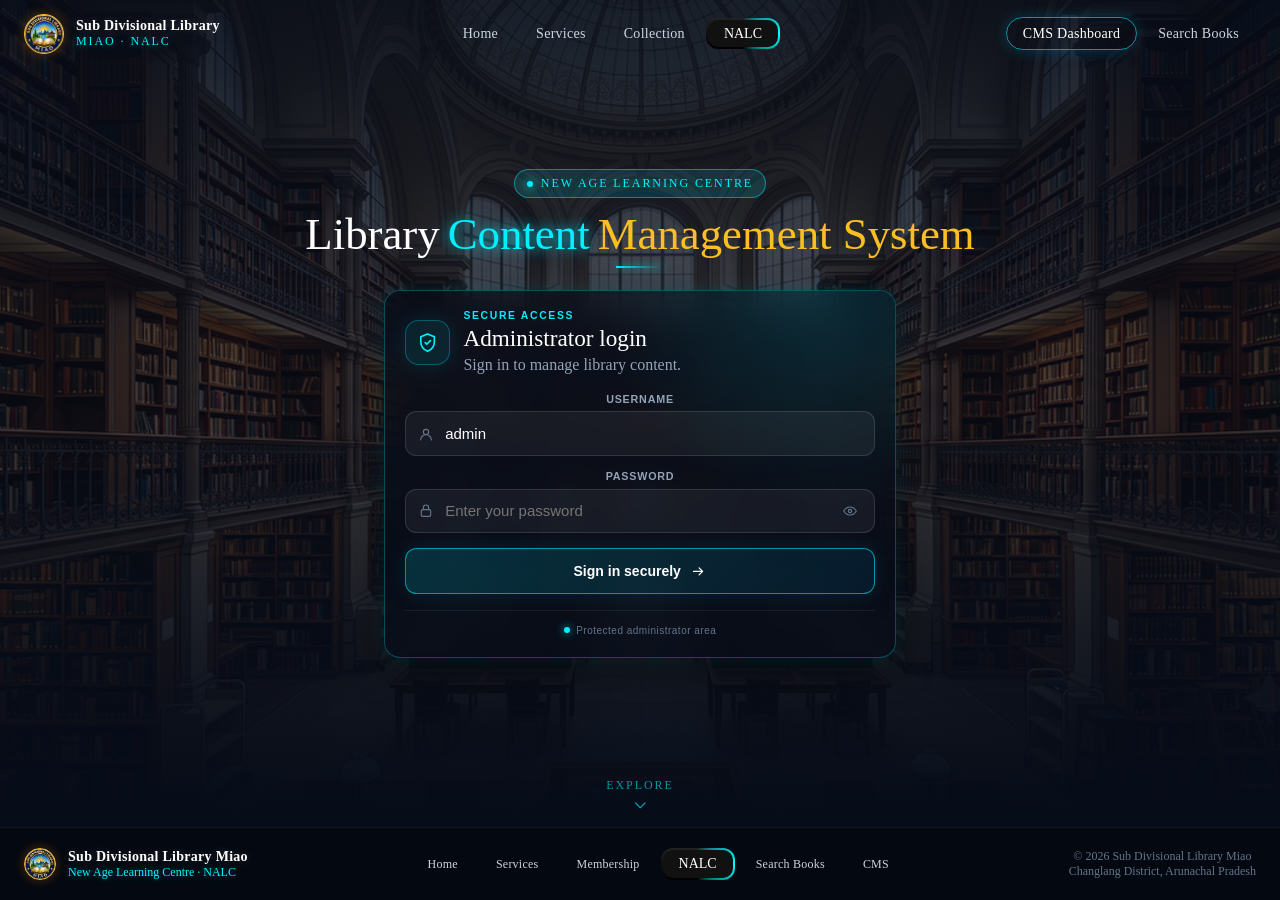
<file: cms/index.html>
<!doctype html>
<html lang="en">
<head>
<meta charset="utf-8">
<meta name="viewport" content="width=device-width,initial-scale=1">
<title>Miao Library CMS</title>
  <link rel="icon" type="image/png" href="/favicon.png">
<style>
:root{--ink:#17324d;--muted:#66788a;--paper:#f6f8fb;--card:#fff;--line:#dce5ed;--accent:#b47a35;--navy:#12324b;--danger:#9d493d}*{box-sizing:border-box}body{margin:0;background:var(--paper);color:var(--ink);font-family:Georgia,'Times New Roman',serif}header{background:linear-gradient(135deg,#12324b,#28566e);color:#fff;padding:30px 20px;box-shadow:0 4px 18px #12324b22}header .wrap,main{max-width:1120px;margin:auto}.brand{display:flex;align-items:center;gap:16px}.mark{width:58px;height:58px;border:2px solid #d9b477;border-radius:50%;display:grid;place-items:center;font-size:25px}.eyebrow{text-transform:uppercase;letter-spacing:2px;font:12px Arial,sans-serif;color:#e5c58f}.title{font-size:28px;margin:4px 0}.subtitle{font:14px Arial,sans-serif;opacity:.82}main{padding:0;display:block;width:100%}.card{background:var(--card);border:1px solid var(--line);border-radius:18px;padding:24px;box-shadow:0 8px 24px #17324d0b}.card h2{margin:0 0 18px;font-size:24px;color:#17324d !important}.field{margin:13px 0}.field label{display:block;font:700 12px Arial,sans-serif;text-transform:uppercase;letter-spacing:.8px;margin-bottom:7px;color:var(--muted)}input,select,textarea{width:100%;border:1px solid var(--line);border-radius:10px;padding:12px;font:15px Arial,sans-serif;color:var(--ink);background:#fbfcfd}textarea{min-height:120px;resize:vertical}.row{display:grid;grid-template-columns:1fr 1fr;gap:12px}.checks{display:flex;gap:16px;flex-wrap:wrap;font:14px Arial,sans-serif}.checks label{display:flex;gap:7px;align-items:center}.checks input{width:auto}button{border:0;border-radius:10px;padding:12px 18px;background:var(--navy);color:#fff;font:700 14px Arial,sans-serif;cursor:pointer}button.secondary{background:#e8eef3;color:var(--ink)}button.danger{background:var(--danger)}button:disabled{opacity:.55;cursor:not-allowed}.actions{display:flex;gap:10px;flex-wrap:wrap;margin-top:20px}.notice{padding:12px 14px;border-radius:10px;background:#fff7e8;border-left:4px solid var(--accent);font:13px Arial,sans-serif;color:#5d4a2d;margin-bottom:18px}.status{padding:10px 12px;border-radius:10px;background:#eef5f8;font:13px Arial,sans-serif;margin-bottom:14px}.error{background:#fff0ee;color:#7c3028}.success{background:#eef8f0;color:#276038}.preview{border:1px dashed #c5d2dc;border-radius:14px;padding:16px;background:#fbfcfd;min-height:180px}.preview h3{margin:0 0 8px;font-size:22px}.preview .tag{display:inline-block;font:11px Arial,sans-serif;text-transform:uppercase;letter-spacing:1px;color:var(--accent);margin-bottom:8px}.item{border-top:1px solid var(--line);padding:15px 0}.item:first-child{border-top:0}.item h3{margin:0 0 5px}.item p{margin:5px 0;color:var(--muted);font:14px Arial,sans-serif;white-space:pre-wrap}.item small{font:12px Arial,sans-serif;color:var(--muted)}.item-actions{display:flex;gap:7px;flex-wrap:wrap;margin-top:9px}.item-actions button{padding:8px 11px;font-size:12px}.empty{color:var(--muted);font:14px Arial,sans-serif}@media(max-width:800px){main{grid-template-columns:1fr}.row{grid-template-columns:1fr}}
<style>
:root{--bg-deep:#060c18;--blue-neon:#00f0ff;--neon-glow-subtle:0 0 8px rgba(0,240,255,.45);--font-display:"Fraunces",Georgia,serif;--font-body:"Inter",system-ui,sans-serif}
html{scroll-behavior:smooth}body{font-family:var(--font-body);background:var(--bg-deep);color:#f1f5f9}header{display:none}
nav.top{position:fixed;inset:0 0 auto 0;z-index:50;border-bottom:1px solid transparent;transition:background .5s,border-color .5s,backdrop-filter .5s}
nav.top.scrolled{background:rgba(6,12,24,.88);backdrop-filter:blur(16px);-webkit-backdrop-filter:blur(16px);border-bottom-color:rgba(0,240,255,.2)}
.nav-inner{display:flex;align-items:center;justify-content:space-between;padding:.85rem 1.5rem;max-width:80rem;margin:auto}.brand{display:flex;align-items:center;gap:.75rem;text-decoration:none;min-width:0}
.logo{width:2.5rem;height:2.5rem;border-radius:9999px;display:flex;align-items:center;justify-content:center;border:1.5px solid #fbbf24;background:rgba(11,21,40,.8);box-shadow:0 0 12px rgba(217,119,6,.35);overflow:hidden;flex-shrink:0}.logo img{width:100%;height:100%;object-fit:cover}
.brand-name{font-family:var(--font-display);font-size:.875rem;font-weight:600;color:#ffffff !important;letter-spacing:.02em;text-shadow:0 0 8px rgba(255,255,255,.18)}.brand-sub{font-size:.75rem;letter-spacing:.16em;text-transform:uppercase;color:#00f0ff !important;text-shadow:0 0 8px rgba(0,240,255,.45) !important}
.nav-links,.nav-cta{display:none;align-items:center;gap:.25rem}.menu-btn{padding:.5rem;color:var(--blue-neon);flex-shrink:0;background:none;border:0}
.glass-link{display:inline-flex;align-items:center;gap:.4rem;padding:.45rem 1rem;border-radius:9999px;font-size:.875rem;font-weight:500;letter-spacing:.02em;color:#cbd5e1;text-decoration:none;transition:.25s;border:1px solid transparent}.glass-link:hover{color:var(--blue-neon);text-shadow:var(--neon-glow-subtle);background:rgba(0,240,255,.1);backdrop-filter:blur(12px);border-color:rgba(0,240,255,.4);box-shadow:0 0 18px rgba(0,240,255,.3);transform:translateY(-1px)}.glass-link-cta{border-color:rgba(0,240,255,.6);color:#fff;box-shadow:0 0 15px rgba(0,210,255,.2)}
.glow-wrap{position:relative;display:inline-flex;padding:2px;border-radius:12px;background:linear-gradient(0deg,#000,#222);overflow:hidden}.glow-wrap:before{content:'';position:absolute;inset:-50%;background:conic-gradient(from 0deg,transparent 0%,#0ff 25%,transparent 50%);animation:rotateGlow 4s linear infinite}@keyframes rotateGlow{to{transform:rotate(360deg)}}.glow-btn{position:relative;display:inline-flex;align-items:center;background:#111;color:#fff;padding:.35rem 1rem;border-radius:10px;text-decoration:none;font-size:.875rem;z-index:1}
.mobile-menu{display:none;flex-direction:column;gap:.5rem;padding:0 1.5rem 1.25rem;border-top:1px solid rgba(255,255,255,.05);background:rgba(6,12,24,.95);backdrop-filter:blur(16px);width:100%}.mobile-menu.open{display:flex}.mobile-extra{display:flex;flex-direction:column;gap:.5rem;margin-top:.25rem;padding-top:.75rem;border-top:1px solid rgba(255,255,255,.1)}
main{padding-top:88px}footer{border-top:1px solid rgba(255,255,255,.05);padding:2.5rem 0;background:#040810;margin-top:2rem}.foot{max-width:80rem;margin:auto;padding:0 1.5rem;display:flex;flex-direction:column;align-items:center;gap:1.5rem}.copy{font-size:.75rem;color:#64748b;text-align:center}.foot-links{display:flex;flex-wrap:wrap;justify-content:center;gap:.25rem}.glass-link.xs{font-size:.75rem}
@media(min-width:768px){.nav-links,.nav-cta{display:flex}.menu-btn,.mobile-menu{display:none!important}.foot{flex-direction:row;justify-content:space-between}}.hero{position:relative;height:100vh;height:100dvh;min-height:100vh;display:flex;align-items:flex-start;overflow:hidden}.hero img.bg{position:absolute;inset:0;width:100%;height:100%;object-fit:cover}.hero-gb{position:absolute;inset:0;background:linear-gradient(to bottom,rgb(4 9 18 / .6),transparent,#060c18)}.hero-gr{position:absolute;inset:0;background:linear-gradient(to right,rgba(6,12,24,.92),rgba(6,12,24,.70) 35%,rgba(6,12,24,.25) 65%,transparent)}.hero-grid{position:relative;z-index:10;width:100%;max-width:80rem;margin:auto;padding:4.5rem 1.5rem 2rem;display:grid;gap:1.5rem;height:100%}.pill{display:inline-flex;align-items:center;gap:.5rem;padding:.375rem .75rem;border-radius:9999px;border:1px solid rgba(0,240,255,.45);background:rgba(0,240,255,.12);color:#00f0ff;font-size:.75rem;letter-spacing:.16em;text-transform:uppercase;width:fit-content}.dot{width:.375rem;height:.375rem;border-radius:9999px;background:#00f0ff;box-shadow:0 0 10px #00f0ff;animation:pulse 2s infinite}@keyframes pulse{50%{opacity:.4}}@keyframes fadeUp{from{opacity:0;transform:translateY(24px)}to{opacity:1;transform:none}}.fade-up{animation:fadeUp .7s ease forwards;display:flex;flex-direction:column;min-width:0;width:min(100%,46rem);margin:0 auto;align-items:center}h1{font-family:var(--font-display);font-weight:300;font-size:clamp(2.5rem,7vw,6rem);line-height:1.05;color:#fff;margin:.0 0 .75rem}h1 .blue{color:#00f0ff;text-shadow:0 0 12px rgba(0,240,255,.65),0 0 24px rgba(0,210,255,.35)}h1 .gold{color:#fbbf24}.lede{max-width:38rem;color:#cbd5e1;margin:0 auto 1.25rem;font-size:1.15rem}.blue-divider{width:3rem;height:2px;background:linear-gradient(90deg,#00f0ff,transparent);box-shadow:0 0 8px rgba(0,240,255,.6);margin-bottom:.75rem}.cms-login-wrap{width:min(100%,32rem);margin:0 auto}.cms-login-card{background:rgba(6,12,24,.68)!important;border:1px solid rgba(0,240,255,.28)!important;border-radius:1rem!important;padding:1.25rem!important;box-shadow:0 12px 40px rgba(0,0,0,.45),0 0 20px rgba(0,240,255,.12)!important;backdrop-filter:blur(16px);-webkit-backdrop-filter:blur(16px)}.cms-login-card h2{font-family:var(--font-display);color:#fff!important;font-weight:300;font-size:1.65rem;margin:0 0 12px}.cms-login-card{position:relative;overflow:hidden}.cms-login-card:before{content:'';position:absolute;inset:0;background:radial-gradient(circle at 85% 0,rgba(0,240,255,.13),transparent 38%);pointer-events:none}.login-head{position:relative;display:flex;align-items:center;gap:.85rem;margin-bottom:1.2rem;text-align:left}.login-icon{width:2.8rem;height:2.8rem;flex:0 0 2.8rem;border-radius:.85rem;display:grid;place-items:center;color:#00f0ff;background:rgba(0,240,255,.09);border:1px solid rgba(0,240,255,.28);box-shadow:0 0 22px rgba(0,240,255,.12)}.login-icon svg{width:1.45rem;height:1.45rem}.login-kicker{font:700 .65rem/1 Arial,sans-serif;letter-spacing:.16em;text-transform:uppercase;color:#00f0ff;margin-bottom:.3rem}.login-head h2{margin:0!important;font-size:1.45rem!important;line-height:1.1}.login-head p{margin:.3rem 0 0;font:12px/1.4 var(--font-body);color:#94a3b8}.cms-login-card .field{position:relative;margin:0 0 .9rem}.cms-login-card .field label{font-size:.67rem;margin-bottom:.38rem;color:#a8b4c5}.input-shell{position:relative}.input-shell svg{position:absolute;left:.8rem;top:50%;width:1rem;height:1rem;transform:translateY(-50%);color:#64748b;pointer-events:none;transition:.2s}.cms-login-card .input-shell input{padding-left:2.45rem!important;min-height:2.8rem;border-radius:.7rem;background:rgba(255,255,255,.055);border-color:rgba(255,255,255,.12);transition:.2s}.cms-login-card .input-shell:focus-within svg{color:#00f0ff}.cms-login-card .input-shell:focus-within input{border-color:rgba(0,240,255,.55);background:rgba(0,240,255,.055);box-shadow:0 0 0 3px rgba(0,240,255,.08),0 0 18px rgba(0,240,255,.08);outline:none}.password-shell input{padding-right:2.8rem!important}.password-toggle{position:absolute!important;right:.55rem;top:50%;transform:translateY(-50%);width:2rem!important;min-height:2rem!important;height:2rem;padding:0!important;margin:0!important;border:0!important;background:transparent!important;box-shadow:none!important;color:#64748b!important;display:grid;place-items:center;cursor:pointer}.password-toggle:hover{color:#00f0ff!important;transform:translateY(-50%)!important}.password-toggle svg{position:static!important;width:1rem!important;height:1rem!important;transform:none!important}.password-toggle .eye-off{display:none}.password-toggle.showing .eye-open{display:none}.password-toggle.showing .eye-off{display:block}.cms-login-card .login-submit{position:relative;width:100%;min-height:2.9rem;margin-top:.25rem;display:flex;align-items:center;justify-content:center;gap:.55rem;border-radius:.72rem;background:linear-gradient(135deg,rgba(0,240,255,.16),rgba(0,120,180,.12))!important;border:1px solid rgba(0,240,255,.55)!important;color:#fff;box-shadow:0 0 22px rgba(0,240,255,.1);transition:.2s}.cms-login-card .login-submit svg{width:1.05rem;height:1.05rem;transition:transform .2s}.cms-login-card .login-submit:hover{background:rgba(0,240,255,.18)!important;border-color:rgba(0,240,255,.8)!important;box-shadow:0 0 28px rgba(0,240,255,.18);transform:translateY(-1px)}.cms-login-card .login-submit:hover svg{transform:translateX(3px)}.login-foot{position:relative;margin-top:1rem;padding-top:.8rem;border-top:1px solid rgba(255,255,255,.07);display:flex;align-items:center;justify-content:center;gap:.4rem;font:10px/1.3 Arial,sans-serif;letter-spacing:.05em;color:#64748b}.secure-dot{width:.38rem;height:.38rem;border-radius:50%;background:#00f0ff;box-shadow:0 0 8px rgba(0,240,255,.8)}.cms-login-card .notice{background:rgba(0,240,255,.08);border-left-color:#00f0ff;color:#cbd5e1}.cms-login-card .status{background:rgba(255,255,255,.08);color:#cbd5e1}.cms-login-card .field label{color:#94a3b8}.cms-login-card input{background:rgba(255,255,255,.08);color:#fff;border-color:rgba(255,255,255,.18)}.cms-login-card button{background:transparent;border:1px solid rgba(0,240,255,.6);color:#fff}.explore{position:absolute;bottom:.85rem;left:50%;transform:translateX(-50%);display:flex;flex-direction:column;align-items:center;gap:.3rem;font-size:.75rem;letter-spacing:.16em;text-transform:uppercase;color:rgba(0,240,255,.6)}.explore svg{animation:bounce 1.4s infinite}@keyframes bounce{0%,100%{transform:translateY(0)}50%{transform:translateY(6px)}}main{padding-top:0}@media(min-width:768px){
  .hero{height:100dvh;min-height:100dvh}
  .hero-grid{max-width:80rem;width:100%;margin:0 auto;padding:2rem 1.5rem;align-items:center;grid-template-columns:1fr;justify-items:center;text-align:center}
  .cms-login-wrap{max-width:32rem}
  .cms-login-card{width:100%;max-width:32rem;margin:0 auto}
  /* Desktop-only CMS heading layout */
  .cms-hero h1 .desktop-break{display:none}
  .cms-hero h1 .mobile-space{display:inline}
  .cms-hero h1 .mobile-space::after{content:' '}
  .cms-hero h1 .gold{font-size:1em}
  .cms-hero h1 > span:first-child{margin-right:.18em}
  .cms-hero h1 > .gold{margin-left:.18em}
}
@media(max-width:767px){
  .mobile-menu .glow-wrap{
    width:max-content;
    max-width:100%;
    align-self:flex-start;
    flex:0 0 auto;
  }
  .mobile-menu .glow-btn{
    width:auto;
    white-space:nowrap;
  }

  .hero{
    height:auto;
    min-height:100dvh;
    overflow:visible;
    align-items:stretch;
  }
  .hero-grid{
    height:auto;
    min-height:0;
    width:100%;
    margin:0 auto;
    padding:6.25rem 1rem 1.25rem;
    gap:0;
    justify-items:center;
    text-align:center;
  }
  .hero-grid > .fade-up{
    width:min(100%,46rem);
    min-height:0;
    padding:0;
    margin:0 auto;
    align-items:center;
  }
  .cms-hero h1{
    font-size:clamp(2.15rem,11.5vw,3.8rem);
    line-height:1.02;
    margin-bottom:.65rem;
  }
  .cms-hero .pill{
    font-size:.66rem;
    letter-spacing:.12em;
    padding:.32rem .65rem;
    margin-bottom:.55rem;
  }
  .cms-hero .lede{
    max-width:34rem;
    font-size:.96rem;
    line-height:1.5;
    margin-bottom:.9rem;
  }
  .cms-login-wrap{width:min(100%,32rem);max-width:32rem;margin:0 auto}
  .cms-login-card{
    width:100%;
    max-width:none;
    margin:0 auto;
    padding:1rem!important;
    border-radius:.9rem!important;
  }
  .cms-login-card h2{
    font-size:1.4rem;
    margin-bottom:.7rem;
  }
  .login-head{margin-bottom:.95rem;gap:.7rem}
  .login-icon{width:2.45rem;height:2.45rem;flex-basis:2.45rem;border-radius:.72rem}
  .login-head h2{font-size:1.28rem!important}
  .login-head p{font-size:11px}
  .login-kicker{font-size:.58rem}
  .cms-login-card .input-shell input{min-height:2.65rem}
  .login-foot{margin-top:.85rem;padding-top:.7rem}
  .cms-login-card .notice{
    font-size:.82rem;
    line-height:1.45;
    padding:.7rem .8rem;
    margin-bottom:.7rem;
  }
  .cms-login-card .status{
    font-size:.78rem;
    padding:.6rem .75rem;
    margin-bottom:.75rem;
  }
  .cms-login-card .field{margin-bottom:.7rem}
  .cms-login-card .field label{font-size:.78rem;margin-bottom:.3rem}
  .cms-login-card input{
    width:100%;
    min-height:2.65rem;
    padding:.62rem .7rem;
    font-size:.9rem;
  }
  .cms-login-card button{
    width:100%;
    min-height:2.75rem;
    padding:.65rem 1rem;
    border-radius:.7rem;
    background:rgba(0,240,255,.08);
    box-shadow:0 0 18px rgba(0,240,255,.12);
  }
  .cms-hero .explore{
    position:relative;
    left:auto;
    bottom:auto;
    transform:none;
    margin:.35rem auto .85rem;
    flex:0 0 auto;
  }
}
@media(max-width:380px){
  .hero-grid{padding-left:.85rem;padding-right:.85rem;padding-top:6rem}
  .cms-hero h1{font-size:clamp(2rem,11vw,3.2rem)}
  .cms-login-card{padding:.85rem!important}
}
</style>

<style>
main > .card{
  width:min(80rem,calc(100% - 2rem));
  margin:0 auto 1.25rem;
  background:rgba(15,30,56,.62)!important;
  color:#e2e8f0!important;
  border:1px solid rgba(255,255,255,.08)!important;
  border-radius:1rem!important;
  box-shadow:0 12px 40px rgba(0,0,0,.28);
  backdrop-filter:blur(14px);
  -webkit-backdrop-filter:blur(14px);
}
main > .card h2{color:#fff!important;font-family:var(--font-display);font-weight:300}
main > .card h3{color:#e2e8f0!important}
main > .card label{color:#cbd5e1}
main > .card input,main > .card textarea,main > .card select{
  background:rgba(255,255,255,.06);
  color:#f8fafc;
  border-color:rgba(255,255,255,.14);
}
main > .card button:not(.secondary):not(.danger){
  background:rgba(0,240,255,.1);
  color:#fff;
  border:1px solid rgba(0,240,255,.55);
}
@media(max-width:767px){
  main > .card{width:calc(100% - 1rem);border-radius:.85rem!important}
}
</style>
<style>
/* Final CMS hero/mobile composition corrections */
.cms-hero .hero-gr{
  background:linear-gradient(to bottom,rgba(6,12,24,.80) 0%,rgba(6,12,24,.66) 42%,rgba(6,12,24,.84) 100%);
}
.cms-hero .hero-grid{
  width:100%;
  max-width:80rem;
  margin:0 auto;
  grid-template-columns:1fr;
  justify-items:center;
  text-align:center;
}
.cms-hero .fade-up{
  width:min(100%,46rem);
  margin:0 auto;
  align-items:center;
}
.cms-hero h1{
  text-align:center;
}
.cms-hero .lede{
  width:min(100%,38rem);
  margin-left:auto;
  margin-right:auto;
  text-align:center;
}
.cms-hero .cms-login-wrap{
  width:min(100%,32rem);
  margin-left:auto;
  margin-right:auto;
}
/* Rebalance hero spacing after removing the descriptive line */
.cms-hero .fade-up{gap:0}
.cms-hero .cms-login-wrap{margin-top:.35rem}
@media(min-width:768px){.cms-hero .pill{margin-bottom:.8rem}.cms-hero h1{margin-bottom:.5rem}.cms-hero .blue-divider{margin-bottom:1rem}}
@media(max-width:767px){.cms-hero .pill{margin-bottom:.7rem}.cms-hero h1{margin-bottom:.55rem}.cms-hero .blue-divider{margin-bottom:.85rem}.cms-hero .cms-login-wrap{margin-top:.15rem}}

.cms-hero .cms-login-card{
  width:100%;
  margin-left:auto;
  margin-right:auto;
}
.cms-hero .explore{
  left:50%;
  right:auto;
  text-align:center;
}

@media(max-width:767px){
  .cms-hero{
    height:auto;
    min-height:0;
    overflow:hidden;
  }
  .cms-hero .hero-grid{
    height:auto;
    min-height:0;
    width:100%;
    padding:4.5rem .9rem 2rem;
    margin:0 auto;
    display:grid;
    grid-template-columns:1fr;
    gap:0;
    justify-items:center;
    align-items:start;
    text-align:center;
  }
  .cms-hero .fade-up{
    width:min(100%,34rem);
    margin:0 auto;
    align-items:center;
  }
  .cms-hero .pill{
    margin:0 auto .75rem;
    font-size:.62rem;
    letter-spacing:.105em;
    padding:.32rem .62rem;
  }
  .cms-hero h1{
    width:100%;
    max-width:34rem;
    margin:0 auto .7rem;
    font-size:clamp(2.75rem,9vw,3.45rem);
    line-height:.98;
    letter-spacing:-.02em;
  }
  .cms-hero .blue-divider{
    margin:.15rem auto .85rem;
  }
  .cms-hero .lede{
    width:min(100%,32rem);
    margin:0 auto 1rem;
    font-size:.94rem;
    line-height:1.45;
  }
  .cms-hero .cms-login-wrap{
    width:min(100%,32rem);
    margin:0 auto;
  }
  .cms-hero .cms-login-card{
    width:100%;
    margin:0 auto;
    padding:1rem!important;
  }
  .cms-hero .cms-login-card h2{
    font-size:1.35rem;
    margin-bottom:.65rem;
  }
  .cms-hero .cms-login-card .notice{
    font-size:.78rem;
    line-height:1.4;
    padding:.65rem .75rem;
    margin-bottom:.65rem;
  }
  .cms-hero .cms-login-card .status{
    font-size:.76rem;
    padding:.55rem .7rem;
    margin-bottom:.7rem;
  }
  .cms-hero .cms-login-card .field{
    margin-bottom:.65rem;
  }
  .cms-hero .cms-login-card input{
    min-height:2.5rem;
    padding:.55rem .65rem;
    font-size:.88rem;
  }
  .cms-hero .cms-login-card button{
    min-height:2.6rem;
    padding:.55rem .9rem;
  }
  .cms-hero .explore{
    display:none;
  }
  .brand-sub{
    color:#00f0ff!important;
    text-shadow:0 0 8px rgba(0,240,255,.45)!important;
  }
  .menu-btn{
    color:#00f0ff!important;
  }
}
@media(max-width:380px){
  .cms-hero .hero-grid{
    padding:4rem .75rem 1.5rem;
  }
  .cms-hero h1{
    font-size:clamp(2.45rem,10vw,3rem);
  }
  .cms-hero .pill{
    font-size:.57rem;
  }
}
</style>
<style>
@media(max-width:767px){
  .cms-hero h1 .mobile-space{display:inline}
  .cms-hero h1 .desktop-break{display:none}.cms-hero h1 .content-break{display:block}
  .cms-hero h1{
    width:100%;
    max-width:100%;
    margin-left:auto;
    margin-right:auto;
    white-space:normal;
    overflow:visible;
    font-size:clamp(2rem,8.4vw,3rem);
    line-height:1.02;
    text-align:center;
  }
}
@media(min-width:768px){
  html,body{height:100%;min-height:100dvh}
  body{display:flex;flex-direction:column;overflow:hidden}
  .cms-hero{flex:1 1 auto;height:auto;min-height:0}
  footer{flex:0 0 auto;padding:1.25rem 0}
  .cms-hero .hero-grid{min-height:0;height:100%}
  .cms-hero h1 .mobile-space{display:none}
  .cms-hero h1 .gold .mobile-space{display:inline}
  .cms-hero h1 .desktop-break{display:none}
  .cms-hero h1 .content-break{display:none}
  .cms-hero h1{font-size:clamp(1.075rem,3.5vw,3rem);white-space:nowrap}
}
</style>
<style>
/* Eliminate empty gap between the CMS hero and footer */
html,body{
  margin:0!important;
  padding:0!important;
  background:#060c18!important;
}
.cms-hero + main{
  margin:0!important;
  padding:0!important;
  min-height:0!important;
  height:auto!important;
  background:transparent!important;
}
.cms-hero + main:empty{
  display:none!important;
}
footer{
  margin-top:0!important;
}
</style>
</head>
<body>
<nav class="top" id="nav"><div class="nav-inner">
<a href="/" class="brand"><div class="logo"><img src="/index_files/cbimage_3vTi.webp" alt="Sub Divisional Library Miao Logo"></div><div><div class="brand-name">Sub Divisional Library</div><div class="brand-sub">Miao · NALC</div></div></a>
<div class="nav-links"><a class="glass-link" href="/">Home</a><a class="glass-link" href="/#services">Services</a><a class="glass-link" href="/#collection">Collection</a><div class="glow-wrap"><a class="glow-btn" href="https://nalc.miaolibrary.in/">NALC</a></div></div>
<div class="nav-cta"><a class="glass-link glass-link-cta" href="/cms/">CMS Dashboard</a><a class="glass-link" href="/opac.html" target="_blank" rel="noopener noreferrer">Search Books</a></div>
<button class="menu-btn" id="menuBtn" aria-label="Toggle menu" type="button"><svg id="iconOpen" width="24" height="24" fill="none" stroke="currentColor" viewBox="0 0 24 24"><path stroke-linecap="round" stroke-linejoin="round" stroke-width="2" d="M4 6h16M4 12h16M4 18h16"></path></svg><svg id="iconClose" width="24" height="24" fill="none" stroke="currentColor" viewBox="0 0 24 24" style="display:none"><path stroke-linecap="round" stroke-linejoin="round" stroke-width="2" d="M6 18L18 6M6 6l12 12"></path></svg></button></div>
<div class="mobile-menu" id="mobileMenu"><a class="glass-link" href="/">Home</a><a class="glass-link" href="/#services">Services</a><a class="glass-link" href="/#collection">Collection</a><div class="glow-wrap"><a class="glow-btn" href="https://nalc.miaolibrary.in/">NALC</a></div><div class="mobile-extra"><a class="glass-link glass-link-cta" href="/cms/">CMS Dashboard</a><a class="glass-link" href="/opac.html" target="_blank" rel="noopener noreferrer">Search Books (OPAC)</a></div></div></nav>
<section class="hero cms-hero">
  <img class="bg" src="/index_files/03250_3vTi.webp" alt="Interior of Sub Divisional Library Miao and New Age Learning Centre" fetchpriority="high">
  <div class="hero-gb"></div>
  <div class="hero-gr"></div>
  <div class="hero-grid">
    <div class="fade-up">
      <div class="pill"><span class="dot"></span> New Age Learning Centre</div>
      <h1><span>Library<span class="mobile-space"> </span><br class="desktop-break"></span><span class="blue hero-fly-in">Content</span><br class="content-break"><span class="gold">Management<span class="mobile-space"> </span>System</span></h1>
      <div class="blue-divider"></div>
      <div class="cms-login-wrap">
        <section class="card cms-login-card" id="loginCard">
          <div class="login-head">
            <div class="login-icon" aria-hidden="true">
              <svg viewBox="0 0 24 24" fill="none" stroke="currentColor">
                <path stroke-linecap="round" stroke-linejoin="round" stroke-width="1.7" d="M12 3 5 6v5c0 4.4 2.8 8.1 7 10 4.2-1.9 7-5.6 7-10V6l-7-3Z"/>
                <path stroke-linecap="round" stroke-linejoin="round" stroke-width="1.7" d="m9.5 12 1.7 1.7 3.6-3.7"/>
              </svg>
            </div>
            <div>
              <div class="login-kicker">Secure access</div>
              <h2>Administrator login</h2>
              <p>Sign in to manage library content.</p>
            </div>
          </div>
          <div id="loginStatus" class="status" hidden></div>
          <form id="loginForm">
            <div class="field">
              <label for="loginUser">Username</label>
              <div class="input-shell">
                <svg aria-hidden="true" viewBox="0 0 24 24" fill="none" stroke="currentColor"><path stroke-linecap="round" stroke-linejoin="round" stroke-width="1.7" d="M20 21a8 8 0 0 0-16 0M12 13a4 4 0 1 0 0-8 4 4 0 0 0 0 8Z"/></svg>
                <input id="loginUser" autocomplete="username" required value="admin" placeholder="Administrator">
              </div>
            </div>
            <div class="field">
              <label for="loginPass">Password</label>
              <div class="input-shell password-shell">
                <svg aria-hidden="true" viewBox="0 0 24 24" fill="none" stroke="currentColor"><rect x="5" y="10" width="14" height="10" rx="2" stroke-width="1.7"/><path stroke-linecap="round" stroke-width="1.7" d="M8 10V7a4 4 0 0 1 8 0v3"/></svg>
                <input id="loginPass" type="password" autocomplete="current-password" required placeholder="Enter your password">
                <button class="password-toggle" id="passwordToggle" type="button" aria-label="Show password" aria-pressed="false">
                  <svg class="eye-open" viewBox="0 0 24 24" fill="none" stroke="currentColor"><path stroke-linecap="round" stroke-linejoin="round" stroke-width="1.7" d="M2.5 12s3.5-6 9.5-6 9.5 6 9.5 6-3.5 6-9.5 6-9.5-6-9.5-6Z"/><circle cx="12" cy="12" r="2.5" stroke-width="1.7"/></svg>
                  <svg class="eye-off" viewBox="0 0 24 24" fill="none" stroke="currentColor"><path stroke-linecap="round" stroke-linejoin="round" stroke-width="1.7" d="m3 3 18 18M10.6 10.6a2.5 2.5 0 0 0 3.5 3.5M9.9 5.3A10.7 10.7 0 0 1 12 5c6 0 9.5 7 9.5 7a18.5 18.5 0 0 1-3.1 3.9M6.1 6.1C3.8 7.8 2.5 12 2.5 12a18.5 18.5 0 0 0 5 5.2"/></svg>
                </button>
              </div>
            </div>
            <button class="login-submit" type="submit"><span>Sign in securely</span><svg aria-hidden="true" viewBox="0 0 24 24" fill="none" stroke="currentColor"><path stroke-linecap="round" stroke-linejoin="round" stroke-width="1.8" d="M5 12h13m-5-5 5 5-5 5"/></svg></button>
          </form>
          <div class="login-foot"><span class="secure-dot"></span> Protected administrator area</div>
        </section>
      </div>
    </div>
  </div>
  <div class="explore"><span>Explore</span><svg width="16" height="16" fill="none" stroke="currentColor" viewBox="0 0 24 24"><path stroke-linecap="round" stroke-linejoin="round" stroke-width="2" d="M19 9l-7 7-7-7"></path></svg></div>
</section><main>
<section class="card" id="appCard" hidden>
<h2>CMS dashboard</h2><div id="appStatus" class="status">Signed in.</div><div class="actions"><button class="secondary" id="logout">Sign out</button></div>
</section>
<section class="card" id="editorCard" hidden>
<h2 id="editorTitle">Create an update</h2>
<form id="form"><div class="row"><div class="field"><label>Content type</label><select id="type"><option value="announcement">Announcement</option><option value="event">Event</option><option value="advertisement">Advertisement</option></select></div><div class="field"><label>Display order</label><input id="order" type="number" value="0"></div></div><div class="field"><label>Title</label><input id="title" required placeholder="e.g. Library will remain closed on..."></div><div class="field"><label>Body</label><textarea id="body" placeholder="Write the update for patrons..."></textarea></div><div class="row"><div class="field"><label>Publish from</label><input id="publishedAt" type="datetime-local"></div><div class="field"><label>Expires at</label><input id="expiresAt" type="datetime-local"></div></div><div class="field"><label>Image preview URL (optional)</label><input id="image" type="url" placeholder="https://.../poster.jpg"></div><div class="field"><label>HTML content (optional)</label><textarea id="html" placeholder="Optional HTML fragment"></textarea></div><div class="checks"><label><input id="published" type="checkbox"> Published</label><label><input id="notify" type="checkbox"> Notification enabled</label></div><div class="actions"><button type="submit" id="saveButton">Create update</button><button type="button" class="secondary" id="clear">Clear form</button></div></form>
</section>
<section class="card" id="previewCard" hidden>
<h2>Preview</h2><div id="preview" class="preview"><span class="tag">Announcement</span><h3>Your title will appear here</h3><p class="empty">Start entering content to preview the patron-facing card.</p></div>
<h2 style="margin-top:30px">Saved updates</h2><div id="list"></div>
</section>
</main>
<footer><div class="foot"><div class="brand"><div class="logo" style="width:2rem;height:2rem"><img src="/index_files/cbimage_3vTi.webp" alt="Sub Divisional Library Miao Logo" loading="lazy"></div><div><div class="brand-name">Sub Divisional Library Miao</div><div class="brand-sub" style="letter-spacing:normal;text-transform:none">New Age Learning Centre · NALC</div></div></div><div class="foot-links"><a class="glass-link xs" href="/">Home</a><a class="glass-link xs" href="/#services">Services</a><a class="glass-link xs" href="/#membership">Membership</a><div class="glow-wrap"><a class="glow-btn" href="https://nalc.miaolibrary.in/">NALC</a></div><a class="glass-link xs" href="/opac.html" target="_blank">Search Books</a><a class="glass-link xs" href="/cms/">CMS</a></div><div class="copy">© 2026 Sub Divisional Library Miao<br>Changlang District, Arunachal Pradesh</div></div></footer>
<script>const nav=document.getElementById("nav"),menuBtn=document.getElementById("menuBtn"),mobileMenu=document.getElementById("mobileMenu"),iconOpen=document.getElementById("iconOpen"),iconClose=document.getElementById("iconClose");window.addEventListener("scroll",()=>nav.classList.toggle("scrolled",window.scrollY>60),{passive:true});menuBtn.addEventListener("click",()=>{const open=mobileMenu.classList.toggle("open");iconOpen.style.display=open?"none":"block";iconClose.style.display=open?"block":"none"});mobileMenu.querySelectorAll("a").forEach(a=>a.addEventListener("click",()=>{mobileMenu.classList.remove("open");iconOpen.style.display="block";iconClose.style.display="none"}));const API='https://api.miaolibrary.in';
const $=id=>document.getElementById(id);
let items=[];let editingId=null;let adminToken=sessionStorage.getItem('cms_admin_token')||'';
function esc(s){return String(s??'').replace(/[&<>"']/g,c=>({'&':'&amp;','<':'&lt;','>':'&gt;','"':'&quot;',"'":'&#39;'}[c]))}
function setStatus(el,msg,error=false){el.textContent=msg;el.className='status '+(error?'error':'success')}
function setLoginStatus(msg,error=false){const el=$('loginStatus');el.hidden=false;setStatus(el,msg,error)}
async function api(path,options={}){options.headers=Object.assign({'Content-Type':'application/json'},options.headers||{});if(adminToken)options.headers['Authorization']='Bearer '+adminToken;const r=await fetch(API+path,options);let data={};try{data=await r.json()}catch{}if(!r.ok){const err=new Error(data.detail||('Request failed ('+r.status+')'));err.status=r.status;throw err}return data}
function clearAdminToken(){sessionStorage.removeItem('cms_admin_token');adminToken=''}
function handleAuthError(e){if(e.status===401){clearAdminToken();showLogin();setLoginStatus('Session expired. Please sign in again.',true);return true}return false}
function showApp(){ $('loginCard').hidden=true;$('appCard').hidden=false;$('editorCard').hidden=false;$('previewCard').hidden=false;loadItems() }
function showLogin(){ $('loginCard').hidden=false;$('appCard').hidden=true;$('editorCard').hidden=true;$('previewCard').hidden=true }
function current(){return {content_type:$('type').value,title:$('title').value.trim(),body_html:$('html').value.trim()||$('body').value.trim(),image_url:$('image').value.trim(),start_at:$('publishedAt').value,end_at:$('expiresAt').value,notification_enabled:$('notify').checked,published:$('published').checked,display_order:Number($('order').value||0)}}
function preview(){let x=current();$('preview').innerHTML='<span class="tag">'+esc(x.content_type)+'</span><h3>'+esc(x.title||'Your title will appear here')+'</h3><p>'+esc($('body').value||'Start entering content to preview the patron-facing card.')+'</p>'+(x.image_url?'<img style="max-width:100%;border-radius:10px" alt="" src="'+esc(x.image_url)+'">':'')}
function resetForm(){editingId=null;$('editorTitle').textContent='Create an update';$('saveButton').textContent='Create update';$('form').reset();$('published').checked=false;$('notify').checked=false;preview()}
function editItem(x){editingId=x.id;$('editorTitle').textContent='Edit update';$('saveButton').textContent='Save changes';$('type').value=x.type;$('title').value=x.title;$('body').value=x.body_html.replace(/<[^>]+>/g,' ').replace(/\s+/g,' ').trim();$('html').value=x.body_html;$('image').value=x.image_url;$('publishedAt').value=x.start_at;$('expiresAt').value=x.end_at;$('notify').checked=x.notification_enabled;$('published').checked=x.published;$('order').value=x.display_order;preview();window.scrollTo({top:0,behavior:'smooth'})}
function render(){items.sort((a,b)=>a.display_order-b.display_order);$('list').innerHTML=items.length?items.map(x=>'<div class="item"><h3>'+esc(x.title)+'</h3><p>'+esc(x.body_html.replace(/<[^>]+>/g,' ').replace(/\s+/g,' ').trim())+'</p><small>'+esc(x.type)+' · '+(x.published?'Published':'Draft')+' · Order '+x.display_order+'</small><div class="item-actions"><button class="secondary" onclick="editItemById(\''+esc(x.id)+'\')">Edit</button><button class="danger" onclick="deleteItem(\''+esc(x.id)+'\')">Delete</button></div></div>').join(''):'<div class="empty">No saved updates yet.</div>'}
window.editItemById=id=>{let x=items.find(i=>i.id===id);if(x)editItem(x)};
window.deleteItem=async id=>{if(!confirm('Delete this CMS item permanently?'))return;try{await api('/cms/admin/content/'+encodeURIComponent(id),{method:'DELETE'});await loadItems();if(editingId===id)resetForm()}catch(e){if(!handleAuthError(e))setStatus($('appStatus'),e.message,true)}};
async function loadItems(){try{let data=await api('/cms/admin/content');items=data.items||[];render();setStatus($('appStatus'),'Signed in · '+items.length+' item(s) loaded.')}catch(e){if(!handleAuthError(e)){showLogin();setLoginStatus(e.message,true)}}}
$('passwordToggle').addEventListener('click',()=>{const input=$('loginPass');const showing=input.type==='text';input.type=showing?'password':'text';$('passwordToggle').classList.toggle('showing',!showing);$('passwordToggle').setAttribute('aria-label',showing?'Show password':'Hide password');$('passwordToggle').setAttribute('aria-pressed',String(!showing));input.focus()});
$('loginForm').addEventListener('submit',async e=>{e.preventDefault();setLoginStatus('Signing in...');try{const data=await api('/cms/admin/login',{method:'POST',body:JSON.stringify({username:$('loginUser').value,password:$('loginPass').value})});adminToken=data.access_token||'';if(!adminToken)throw new Error('Administrator session token was not returned');sessionStorage.setItem('cms_admin_token',adminToken);$('loginPass').value='';showApp()}catch(err){setLoginStatus(err.message,true)}});
$('logout').onclick=async()=>{try{await api('/cms/admin/logout',{method:'POST'});clearAdminToken();items=[];resetForm();showLogin();setLoginStatus('Signed out.')}catch(e){if(e.status===401){clearAdminToken();items=[];resetForm();showLogin();setLoginStatus('Signed out.')}else setStatus($('appStatus'),e.message,true)}};
$('form').addEventListener('input',preview);
$('form').addEventListener('submit',async e=>{e.preventDefault();let x=current();if(!x.title){setStatus($('appStatus'),'Title is required.',true);return}try{let data;if(editingId)data=await api('/cms/admin/content/'+encodeURIComponent(editingId),{method:'PUT',body:JSON.stringify(x)});else data=await api('/cms/admin/content',{method:'POST',body:JSON.stringify(x)});setStatus($('appStatus'),editingId?'Update saved.':'Update created.');resetForm();await loadItems()}catch(err){if(!handleAuthError(err))setStatus($('appStatus'),err.message,true)}});
$('clear').onclick=resetForm;
if(adminToken)showApp();else showLogin();preview();
</script>
</body>
</html>
</file>
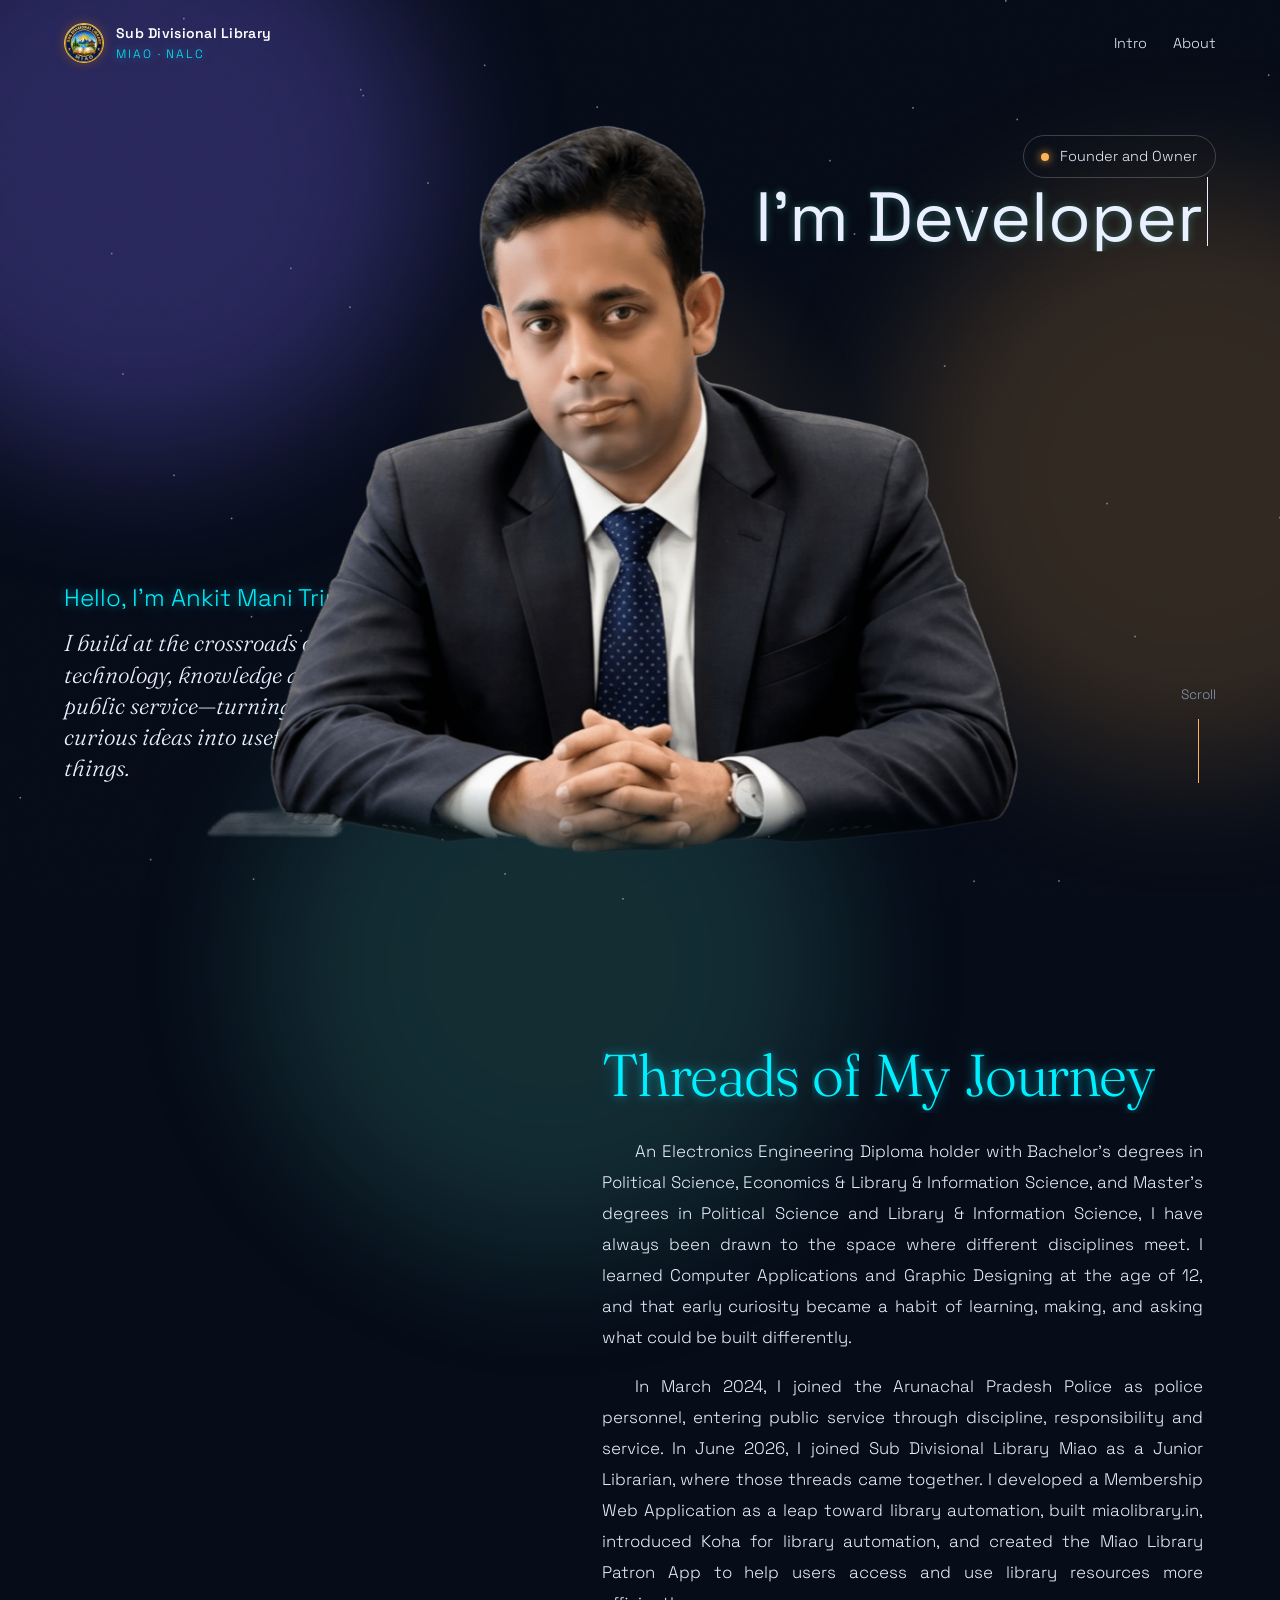
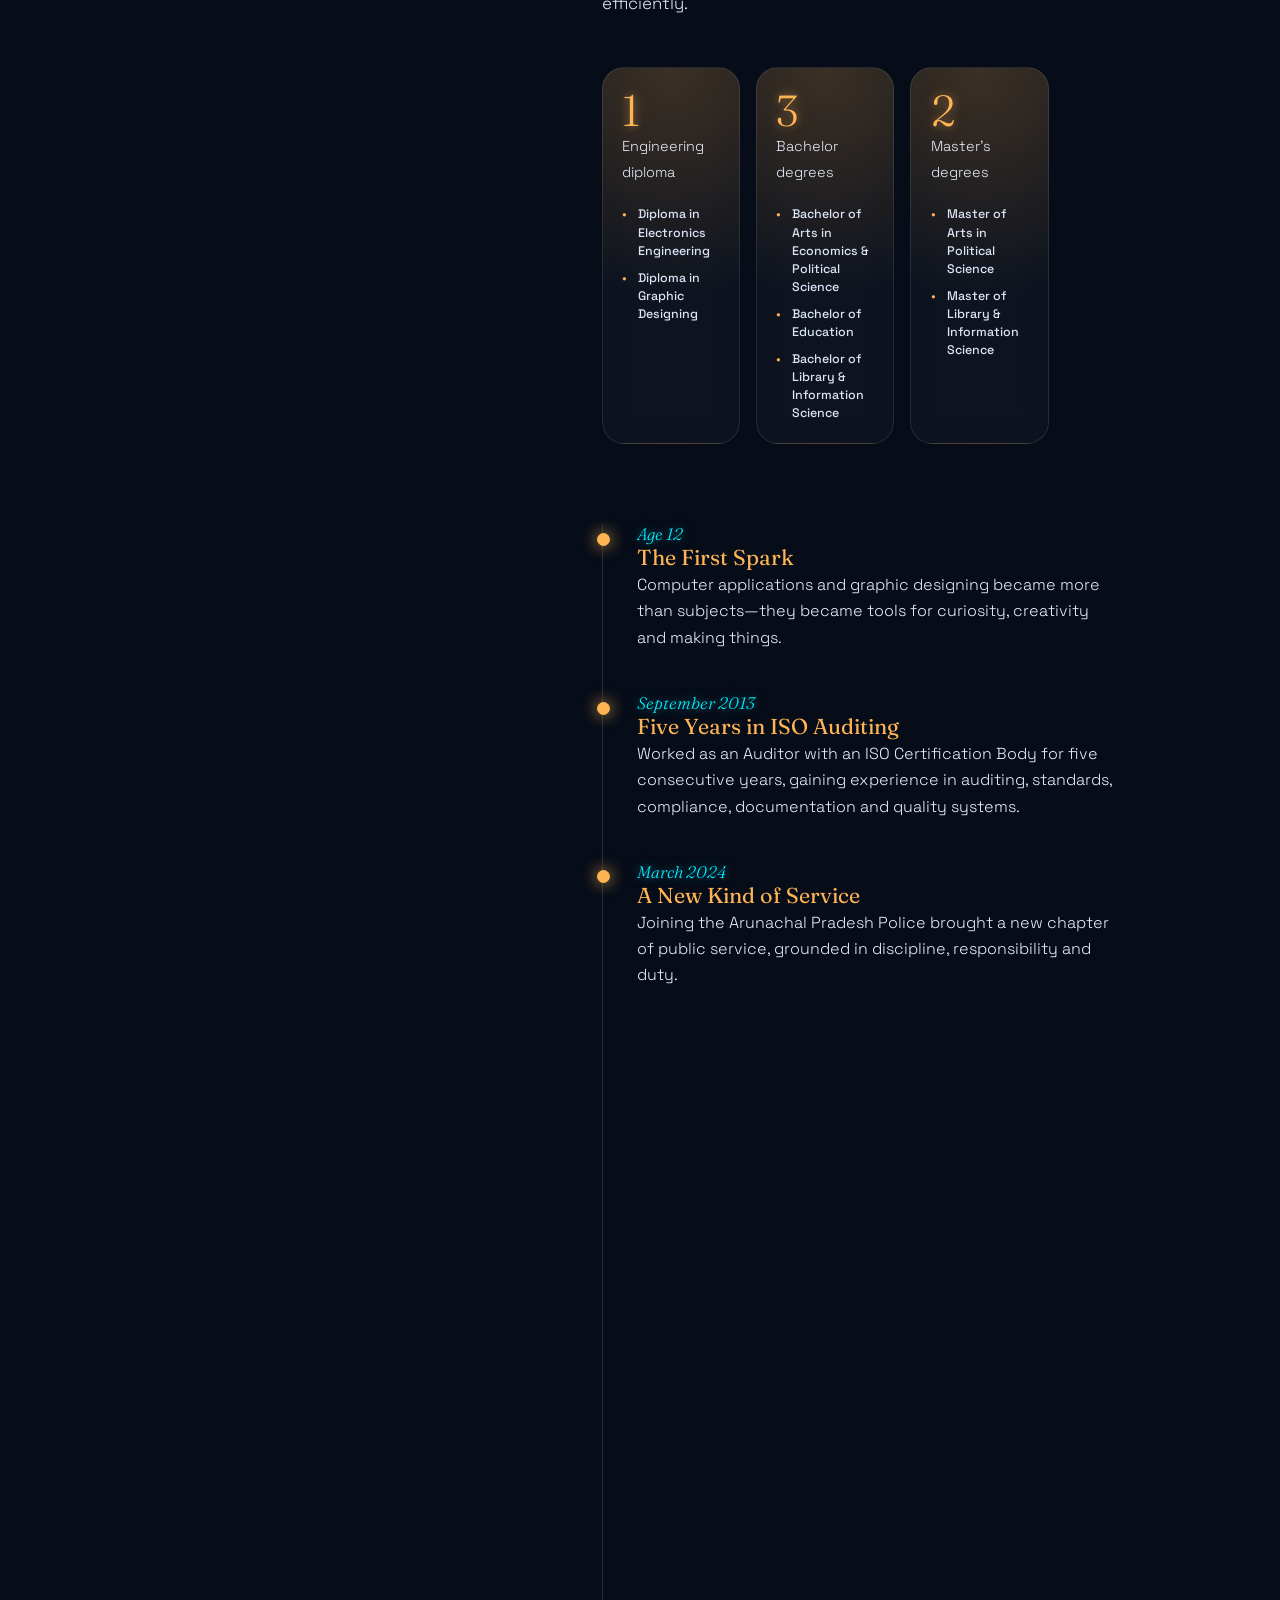
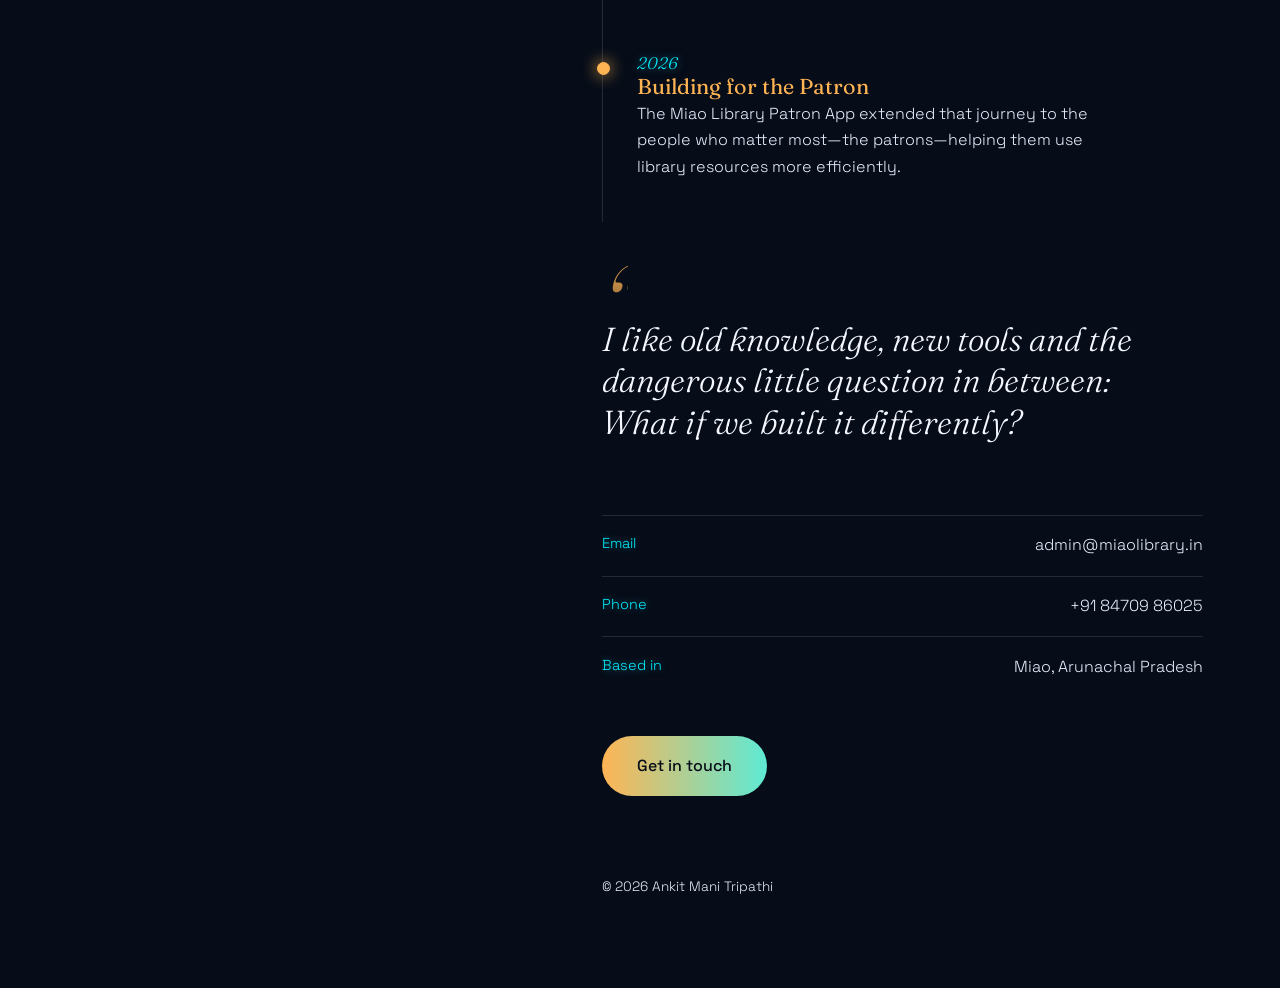
<file: owner.html>
<!DOCTYPE html>
<html lang="en">
<head>
<meta charset="utf-8">
<meta name="viewport" content="width=device-width, initial-scale=1, viewport-fit=cover">
<link rel="icon" type="image/png" href="/favicon.png">
<title>A M Tripathi (Ankit Mani Tripathi) | Sub Divisional Library Miao</title>
<meta name="description" content="A M Tripathi, also known as Ankit Mani Tripathi and Ankit Mani — Junior Librarian at Sub Divisional Library Miao. Explore his journey in technology, education, public service and library automation.">
<link rel="canonical" href="https://miaolibrary.in/owner">
<meta property="og:type" content="profile">
<meta property="og:title" content="A M Tripathi (Ankit Mani Tripathi) | Sub Divisional Library Miao">
<meta property="og:description" content="Official profile of A M Tripathi, also known as Ankit Mani Tripathi and Ankit Mani, Junior Librarian at Sub Divisional Library Miao.">
<meta property="og:url" content="https://miaolibrary.in/owner">
<meta property="og:image" content="https://miaolibrary.in/owner/owner.png">
<script type="application/ld+json">
{
  "@context":"https://schema.org",
  "@type":"ProfilePage",
  "@id":"https://miaolibrary.in/owner#profile",
  "url":"https://miaolibrary.in/owner",
  "name":"A M Tripathi (Ankit Mani Tripathi)",
  "mainEntity":{
    "@type":"Person",
    "@id":"https://miaolibrary.in/owner#person",
    "name":"A M Tripathi",
    "alternateName":["Ankit Mani Tripathi","Ankit Mani"],
    "url":"https://miaolibrary.in/owner",
    "image":"https://miaolibrary.in/owner/owner.png",
    "jobTitle":"Junior Librarian",
    "description":"A M Tripathi, also known as Ankit Mani Tripathi and Ankit Mani, is a Junior Librarian at Sub Divisional Library Miao, working across library automation, technology, education and public service.",
    "worksFor":{
      "@type":"Organization",
      "name":"Sub Divisional Library Miao",
      "url":"https://miaolibrary.in/"
    }
  }
}
</script>
<link rel="preconnect" href="https://fonts.googleapis.com">
<link rel="preconnect" href="https://fonts.gstatic.com" crossorigin>
<link href="https://fonts.googleapis.com/css2?family=Fraunces:ital,opsz,wght@0,9..144,400;1,9..144,300&family=Space+Grotesk:wght@300;400;500&display=swap" rel="stylesheet">
<style>
:root{--bg:#060c18;--ink:#eaf0ff;--dim:#8b97b5;--gold:#ffb454;--teal:#5eead4;--iris:#7c6cff;--p:0;--mx:0;--my:0;--tl:0;--exit:0;--sx:-31vw;--ss:.3;--so:0;box-sizing:border-box;color-scheme:dark}
*{box-sizing:inherit;margin:0;padding:0}
html{scroll-behavior:smooth}
body{background:var(--bg);color:var(--ink);font:300 16px/1.65 'Space Grotesk',system-ui,sans-serif;overflow-x:hidden}
a{color:inherit;text-decoration:none}
:focus-visible{outline:2px solid var(--gold);outline-offset:4px}
.serif,h2,.big,.q,.num,.hi p{font-family:'Fraunces',Georgia,serif}
#fx,.aur,.grain,.glow{position:fixed;pointer-events:none}
#fx{inset:0;width:100%;height:100%;z-index:0}
.aur{inset:0;z-index:0;filter:blur(70px);opacity:.3;transform:translateY(calc(var(--p)*-14vh))}
.aur i{position:absolute;border-radius:50%;width:46vmax;height:46vmax;animation:drift 18s ease-in-out infinite alternate}
.aur i:nth-child(1){background:var(--iris);left:-12vmax;top:-10vmax}
.aur i:nth-child(2){background:var(--gold);right:-16vmax;top:20vh;animation-delay:-6s;opacity:.6}
.aur i:nth-child(3){background:var(--teal);left:20vw;bottom:-28vmax;animation-delay:-11s;opacity:.5}
@keyframes drift{to{transform:translate3d(8vmax,-6vmax,0) scale(1.25) rotate(40deg)}}
.glow{z-index:5;width:460px;height:460px;margin:-230px 0 0 -230px;border-radius:50%;background:radial-gradient(closest-side,rgba(255,180,84,.16),transparent);left:0;top:0;transform:translate(50vw,50vh)}
.grain{inset:0;z-index:50;opacity:.07;mix-blend-mode:overlay;background:url("data:image/svg+xml,%3Csvg xmlns='http://www.w3.org/2000/svg' width='160' height='160'%3E%3Cfilter id='n'%3E%3CfeTurbulence baseFrequency='.9' numOctaves='2'/%3E%3C/filter%3E%3Crect width='100%25' height='100%25' filter='url(%23n)'/%3E%3C/svg%3E")}
.bar{position:fixed;left:0;top:0;height:2px;width:100%;z-index:60;background:linear-gradient(90deg,var(--gold),var(--teal));transform:scaleX(0);transform-origin:left}
.cur{position:fixed;inset:0;z-index:99;background:#02050c;pointer-events:none;animation:up 1.2s .25s cubic-bezier(.77,0,.18,1) forwards}
@keyframes up{to{clip-path:inset(0 0 100% 0)}}
header{position:fixed;inset:0 0 auto;z-index:40;display:flex;justify-content:space-between;align-items:center;padding:calc(env(safe-area-inset-top,0px) + 22px) 5vw 0}
.mono{width:2.5rem;height:2.5rem;border-radius:9999px;display:flex;align-items:center;justify-content:center;border:1.5px solid #fbbf24;background:rgba(11,21,40,.8);box-shadow:0 0 12px rgba(217,119,6,.35);overflow:hidden;flex-shrink:0;transition:.4s}.mono img{width:100%;height:100%;object-fit:cover}
.mono:hover{background:var(--gold);color:#060c18;border-color:var(--gold);rotate:360deg}
nav{display:flex;gap:1.6rem;font-size:.9rem}
nav a{position:relative;padding:.3rem 0}.brand{display:flex;align-items:center;gap:.75rem;text-decoration:none;min-width:0}.brand-name{font-family:'Space Grotesk',system-ui,sans-serif;font-size:.875rem;font-weight:600;color:#fff;letter-spacing:.02em;white-space:nowrap;overflow:hidden;text-overflow:ellipsis}.brand-sub{font-family:'Space Grotesk',system-ui,sans-serif;font-size:.75rem;letter-spacing:.16em;text-transform:uppercase;color:#00f0ff;text-shadow:0 0 8px rgba(0,240,255,.45),0 0 18px rgba(0,210,255,.28);white-space:nowrap}
nav a:after{content:"";position:absolute;left:0;right:0;bottom:0;height:1px;background:var(--gold);transform:scaleX(0);transition:.4s;transform-origin:right}
nav a:hover:after{transform:scaleX(1);transform-origin:left}
.person{position:fixed;left:50%;bottom:0;height:90vh;aspect-ratio:1200/896;z-index:100;pointer-events:none;transform-origin:50% 100%;transform:translate3d(calc(-50% + var(--p)*var(--sx) + var(--mx)*-2vw),calc(var(--p)*2vh + var(--my)*-1.2vh),0) scale(calc(1 - var(--p)*var(--ss)));opacity:calc(1 - var(--p)*var(--so));animation:pin 2s 1.1s cubic-bezier(.2,.9,.2,1) backwards;-webkit-mask-image:linear-gradient(to bottom,#000 86%,transparent 99%),linear-gradient(to right,transparent 2%,#000 8%,#000 85.5%,transparent 88.5%);-webkit-mask-composite:source-in;mask-image:linear-gradient(to bottom,#000 86%,transparent 99%),linear-gradient(to right,transparent 2%,#000 8%,#000 85.5%,transparent 88.5%);mask-composite:intersect}
.person img{display:block;width:100%;height:100%}
@keyframes pin{from{opacity:0;filter:blur(30px) brightness(2.4)}}
#hero{position:relative;height:100vh;min-height:640px;overflow:hidden}}
.hf{position:absolute;inset:0;z-index:3;transform:translateY(calc(var(--p)*-10vh));opacity:calc(1 - var(--p)*1.8);pointer-events:none}
.hf>*{position:absolute;animation:fade 1.4s 2.4s backwards}
@keyframes fade{from{opacity:0;transform:translateY(24px)}}
.hi{left:5vw;bottom:13vh;max-width:19rem}
.hi small{display:block;color:#00f0ff;text-shadow:0 0 8px rgba(0,240,255,.45),0 0 18px rgba(0,210,255,.28);font-size:1.5rem;margin-bottom:.6rem;white-space:nowrap}
.hi p{font-style:italic;font-weight:300;font-size:clamp(1.05rem,1.8vw,1.7rem);line-height:1.35}
.role{right:5vw;top:15vh;display:flex;align-items:center;gap:.7rem;padding:.55rem 1.1rem;border:1px solid rgba(234,240,255,.22);border-radius:99px;backdrop-filter:blur(10px);font-size:.9rem}
.typewriter-role{position:absolute;right:1vw;top:calc(15vh + 2.6rem);z-index:101;transform:none;font-size:clamp(3.04rem,5.44vw,4.64rem);font-weight:400;line-height:1;white-space:nowrap;min-width:11ch;max-width:calc(50vw - 10vw);color:#eaf0ff;text-align:left;text-shadow:0 0 8px rgba(94,234,212,.35)}
.typewriter{--caret:currentcolor;display:inline-block;white-space:nowrap;min-width:11ch}
.typewriter::before{content:"";display:none}
.typewriter::after{content:"";display:inline-block;width:1px;height:1em;margin-left:3px;vertical-align:-.08em;border-right:1px solid var(--caret);animation:blink .6s linear infinite}
@keyframes typing{
0%,1.5%{content:""} 2%,3.5%{content:"D"} 4%,5.5%{content:"De"} 6%,7.5%{content:"Dev"} 8%,9.5%{content:"Deve"} 10%,11.5%{content:"Devel"} 12%,13.5%{content:"Develo"} 14%,15.5%{content:"Develop"} 16%,17.5%{content:"Develope"} 18%,21%{content:"Developer"}
21.5%,22.5%{content:"Develope"} 23%,24%{content:"Develop"} 24.5%,25.5%{content:"Devel"} 26%,27%{content:"Deve"} 27.5%,28.5%{content:"Dev"} 29%,30%{content:"De"} 30.5%,31.5%{content:"D"} 32%,33%{content:""}
33%,63%{content:""}
63.5%,64.5%{content:"T"} 65%,66%{content:"Te"} 66.5%,67.5%{content:"Tec"} 68%,69%{content:"Tech"} 69.5%,70.5%{content:"Techn"} 71%,72%{content:"Techno"} 72.5%,73.5%{content:"Technop"} 74%,75%{content:"Technoph"} 75.5%,76.5%{content:"Technophi"} 77%,78%{content:"Technophil"} 78.5%,81%{content:"Technophile"}
81.5%,82.5%{content:"Technophil"} 83%,84%{content:"Technophi"} 84.5%,85.5%{content:"Technoph"} 86%,87%{content:"Technop"} 87.5%,88.5%{content:"Techno"} 89%,90%{content:"Techn"} 90.5%,91.5%{content:"Tech"} 92%,92.5%{content:"Tec"} 93%,93.5%{content:"Te"} 94%,94.5%{content:"T"} 95%,96%{content:""}
96.2%,96.5%{content:"L"} 96.7%,97%{content:"Li"} 97.2%,97.5%{content:"Lib"} 97.7%,98%{content:"Libr"} 98.2%,98.5%{content:"Libra"} 98.7%,99%{content:"Librar"} 99.2%,99.5%{content:"Librari"} 99.7%,100%{content:"Librarian"}}
@keyframes blink{0%,100%{opacity:1}50%{opacity:0}}
.role:before{content:"";width:8px;height:8px;border-radius:50%;background:var(--gold);box-shadow:0 0 10px var(--gold);animation:pulse 1.8s infinite}
@keyframes pulse{0%{box-shadow:0 0 0 0 rgba(94,234,212,.7)}100%{box-shadow:0 0 0 12px transparent}}
.cue{right:5vw;bottom:13vh;display:flex;flex-direction:column;align-items:center;gap:.8rem;font-size:.85rem;color:var(--dim)}
.cue i{width:1px;height:64px;background:linear-gradient(var(--gold) 50%,transparent 50%) 0 0/1px 200%;animation:drip 1.8s infinite}
@keyframes drip{to{background-position:0 -100%}}
#about{position:relative;z-index:3;padding:16vh 6vw 10vh 47vw;min-height:200vh}
.rv{opacity:0;transform:translateY(46px);filter:blur(8px);transition:1.1s cubic-bezier(.2,.9,.2,1) calc(var(--d,0)*.12s)}
.rv.in{opacity:1;transform:none;filter:none}
h2{font-weight:300;font-size:clamp(2.3rem,4.6vw,4.8rem);line-height:1.04;letter-spacing:-.025em;max-width:14ch}.hd{white-space:nowrap;color:#00f0ff;text-shadow:0 0 8px rgba(0,240,255,.45),0 0 18px rgba(0,210,255,.28)}
.w{display:inline-block;overflow:hidden;vertical-align:bottom;padding-bottom:.14em;margin-right:.24em}
.w span{display:inline-block;transform:translateY(112%) rotate(7deg);transition:1.2s cubic-bezier(.2,.9,.2,1) calc(var(--i)*.08s)}
.in .w span{transform:none}
.bio{margin-top:1.4rem;max-width:760px;color:#eaf0ff;text-align:justify;font-size:clamp(1.05rem,1.25vw,1.18rem);line-height:1.85}.bio p{text-indent:2em}
.bio p+p{margin-top:1.1rem}
.stats{display:grid;grid-template-columns:repeat(4,1fr);gap:1rem;margin-top:3rem;width:min(100%,980px)}
.st{position:relative;padding:1.3rem 1.2rem;border-radius:22px;border:1px solid rgba(255,255,255,.1);background:radial-gradient(circle at var(--gx,50%) var(--gy,0%),rgba(255,180,84,.22),rgba(255,255,255,.03) 60%);backdrop-filter:blur(14px);transition:transform .25s}
.deg{margin:1.25rem 0 0;padding:0;text-align:left;list-style:none;display:grid;gap:.55rem}.deg li{position:relative;padding-left:1rem;font-size:.78rem;line-height:1.45;color:#dce5f7;font-weight:500;list-style:none}.deg li::marker{content:""}.deg li::before{content:"•";position:absolute;left:0;color:var(--gold)}
.num{display:block;font-size:clamp(2rem,3.4vw,3.4rem);line-height:1;font-weight:300;color:var(--gold);text-shadow:0 0 8px rgba(255,180,84,.45),0 0 18px rgba(255,180,84,.25)}
.st span{color:#eaf0ff;font-size:.9rem}
.tl{position:relative;margin-top:5rem;padding-left:2.2rem}
.tl:before,.tl:after{content:"";position:absolute;left:0;top:0;width:1px}
.tl:before{bottom:0;background:rgba(255,255,255,.12)}
.tl:after{height:calc(var(--tl)*100%);background:linear-gradient(var(--gold),var(--teal));box-shadow:0 0 14px var(--gold)}
.ti{position:relative;padding-bottom:2.6rem}
.ti:before{content:"";position:absolute;left:-2.2rem;top:.55rem;width:11px;height:11px;margin-left:-5px;border-radius:50%;background:var(--bg);border:1px solid var(--dim);transition:.8s .3s}
.ti.in:before{background:var(--gold);border-color:var(--gold);box-shadow:0 0 16px var(--gold)}
.ti b{display:block;font:italic 300 1.05rem 'Fraunces',serif;color:#00f0ff;text-shadow:0 0 8px rgba(0,240,255,.45),0 0 18px rgba(0,210,255,.28)}
.ti h3{font:400 1.35rem/1.3 'Fraunces',serif;color:var(--gold)}
.ti p{color:#eaf0ff;max-width:30rem}
.q{position:relative;margin-top:4rem;color:#f4f7ff;padding:2rem 0 0;font-style:italic;font-weight:300;font-size:clamp(1.5rem,2.6vw,2.4rem);line-height:1.25;max-width:26ch}
.q:before{content:"\201C";position:absolute;top:-2.2rem;left:-.4rem;font-size:8rem;line-height:1;background:linear-gradient(var(--gold),transparent);-webkit-background-clip:text;background-clip:text;color:transparent;text-shadow:none}
.ct{margin-top:4.5rem}
.cl{display:flex;justify-content:space-between;gap:1rem;padding:1.05rem 0;border-top:1px solid rgba(255,255,255,.12);position:relative;overflow:hidden;transition:.4s}
.cl:before{content:"";position:absolute;inset:0;background:var(--gold);transform:translateY(101%);transition:.5s cubic-bezier(.2,.9,.2,1);z-index:-1}
.cl:hover{color:#060c18;padding-inline:1rem}
.cl:hover:before{transform:none}
.cl small{color:#00f0ff;text-shadow:0 0 8px rgba(0,240,255,.45);font-size:.9rem;transition:.4s}
.cl:hover small{color:#3a3320}
.btn{display:inline-block;margin-top:2.4rem;padding:1.05rem 2.2rem;border-radius:99px;font-weight:500;color:#060c18;background:linear-gradient(90deg,var(--gold),var(--teal),var(--gold)) 0 0/200% 100%;animation:sweep2 4s linear infinite;transition:translate .3s}
@keyframes sweep2{to{background-position:-200% 0}}
footer{margin-top:5rem;color:#eaf0ff;font-size:.85rem}
@media (max-width:800px){
 :root{--sx:0vw;--ss:.12;--so:.78}
 .person{height:64vh}
 .typewriter-role{right:0;top:calc(15vh + 2.6rem);transform:none;font-size:clamp(1.52rem,8vw,3.2rem);max-width:calc(100vw - 10vw);overflow:hidden}
 #about{padding:24vh 6vw 8vh}
 .hd{white-space:normal;max-width:100%;overflow-wrap:break-word;text-align:center;font-size:clamp(3rem,10vw,5rem);line-height:1.02;letter-spacing:-.035em}
 .stats{grid-template-columns:1fr 1fr 1fr;gap:.6rem;width:100%}
 .st{padding:1rem .8rem}
}
@media (prefers-reduced-motion:reduce){
 *,*:before,*:after{animation-duration:.01ms!important;animation-iteration-count:1!important;transition-duration:.01ms!important;scroll-behavior:auto!important}
}
</style>
</head>
<body>
<div class="cur"></div><i class="bar"></i>
<canvas id="fx"></canvas>
<div class="aur"><i></i><i></i><i></i></div>
<div class="glow"></div><div class="grain"></div>
<header><a class="brand" href="#hero" aria-label="Top"><div class="mono"><img src="/index_files/cbimage_3vTi.webp" alt="Sub Divisional Library Miao Logo"></div><div><div class="brand-name">Sub Divisional Library</div><div class="brand-sub">Miao · NALC</div></div></a><nav><a href="#hero">Intro</a><a href="#about">About</a></nav></header>
<div class="person"><img src="/owner/owner.png" alt="Portrait of A M Tripathi (Ankit Mani Tripathi), Junior Librarian at Sub Divisional Library Miao" title="A M Tripathi (Ankit Mani Tripathi) — Junior Librarian, Sub Divisional Library Miao" itemprop="image" loading="eager" decoding="async"></div>
<section id="hero">
 <div class="typewriter-role" aria-label="Professional roles"><span class="static-role">I'm </span><span class="typewriter"></span></div>
 <div class="hf"><div class="role"></div><div class="hi"></div><div class="cue"><span>Scroll</span><i></i></div></div>
</section>
<section id="about">
 <h2 class="hd"></h2>
 <div class="bio"></div>
 <div class="stats rv"></div>
 <div class="tl"></div>
 <blockquote class="q rv"></blockquote>
 <div class="ct rv"></div>
 <footer class="rv"></footer>
</section>
<script>
const D={
 name:"A M TRIPATHI",first:"Ankit Mani Tripathi",role:"Founder and Owner",greeting:"Hello, I'm",intro:"I build at the crossroads of technology, knowledge and public service—turning curious ideas into useful things.",tags:["Developer","Educator","Technophile","Librarian"],headline:"Threads of My Journey",
 bio:["An Electronics Engineering Diploma holder with Bachelor's degrees in Political Science, Economics & Library & Information Science, and Master's degrees in Political Science and Library & Information Science, I have always been drawn to the space where different disciplines meet. I learned Computer Applications and Graphic Designing at the age of 12, and that early curiosity became a habit of learning, making, and asking what could be built differently.","In March 2024, I joined the Arunachal Pradesh Police as police personnel, entering public service through discipline, responsibility and service. In June 2026, I joined Sub Divisional Library Miao as a Junior Librarian, where those threads came together. I developed a Membership Web Application as a leap toward library automation, built miaolibrary.in, introduced Koha for library automation, and created the Miao Library Patron App to help users access and use library resources more efficiently."],
 stats:[[1,"","Engineering diploma",["Diploma in Electronics Engineering","Diploma in Graphic Designing"]],[3,"","Bachelor degrees",["Bachelor of Arts in Economics & Political Science","Bachelor of Education","Bachelor of Library & Information Science"]],[2,"","Master’s degrees",["Master of Arts in Political Science","Master of Library & Information Science"]]],
 timeline:[["Age 12","The First Spark","Computer applications and graphic designing became more than subjects—they became tools for curiosity, creativity and making things."],["September 2013","Five Years in ISO Auditing","Worked as an Auditor with an ISO Certification Body for five consecutive years, gaining experience in auditing, standards, compliance, documentation and quality systems."],["March 2024","A New Kind of Service","Joining the Arunachal Pradesh Police brought a new chapter of public service, grounded in discipline, responsibility and duty."],["June 2026","Into the Library","Joining Sub Divisional Library Miao as a Junior Librarian brought technology, information and public service together in one place."],["August 2026","Building the Library Online","Developed miaolibrary.in, the official website of Sub Divisional Library Miao."],["10 September 2026","Public Launch","miaolibrary.in was opened to the public as the official digital presence of Sub Divisional Library Miao."],["2026","A Leap Toward Automation","The Membership Web Application and the adoption of Koha began turning library work into a more connected digital experience."],["2026","Building for the Patron","The Miao Library Patron App extended that journey to the people who matter most—the patrons—helping them use library resources more efficiently."]],
 quote:"I like old knowledge, new tools and the dangerous little question in between: What if we built it differently?",contact:[["Email","admin@miaolibrary.in","mailto:admin@miaolibrary.in"],["Phone","+91 84709 86025","tel:+918470986025"],["Based in","Miao, Arunachal Pradesh",""]]
};
const $=s=>document.querySelector(s),$$=s=>document.querySelectorAll(s),RS=document.documentElement.style,RM=matchMedia('(prefers-reduced-motion:reduce)').matches;
document.title="About "+D.first;
const typewriter=$('.typewriter');
const roles=["Developer","Technophile","Librarian"];
let roleIndex=0;
function runTypewriter(){
 const role=roles[roleIndex];
 typewriter.textContent=role;
 typewriter.style.clipPath='inset(0 100% 0 0)';
 requestAnimationFrame(()=>requestAnimationFrame(()=>{
  typewriter.style.transition='clip-path 1.05s cubic-bezier(.65,0,.35,1)';
  typewriter.style.clipPath='inset(0 0 0 0)';
 }));
 setTimeout(()=>{
  typewriter.style.transition='clip-path .75s cubic-bezier(.65,0,.35,1)';
  typewriter.style.clipPath='inset(0 100% 0 0)';
  setTimeout(()=>{roleIndex=(roleIndex+1)%roles.length;runTypewriter()},900);
 },2600);
}
runTypewriter();
$('.role').textContent=D.role;
$('.hi').innerHTML=`<small>${D.greeting.trim()} ${D.first.trim()}</small><p>${D.intro}</p>`;
$('.hd').innerHTML=D.headline.split(' ').map((w,i)=>`<span class="w"><span style="--i:${i}">${w}</span></span>`).join('');
$('.bio').innerHTML=D.bio.map((t,i)=>`<p class="rv" style="--d:${i}">${t}</p>`).join('');
$('.stats').innerHTML=D.stats.map(s=>`<div class="st"><b class="num" data-n="${s[0]}" data-s="${s[1]}">0</b><span>${s[2]}</span>${s[3]?.length?`<ul class="deg">${s[3].map(d=>`<li>${d}</li>`).join('')}</ul>`:''}</div>`).join('');
$('.tl').innerHTML=D.timeline.map(t=>`<div class="ti rv"><b>${t[0]}</b><h3>${t[1]}</h3><p>${t[2]}</p></div>`).join('');
$('.q').textContent=D.quote;
$('.ct').innerHTML=D.contact.map(c=>`<${c[2]?'a href="'+c[2]+'"':'div'} class="cl"><small>${c[0]}</small><span>${c[1]}</span></${c[2]?'a':'div'}>`).join('')+(D.contact[0][2]?`<a class="btn mag" href="${D.contact[0][2]}">Get in touch</a>`:'');
$('footer').textContent=`© ${new Date().getFullYear()} ${D.first}`;
const count=el=>{const n=+el.dataset.n,t=performance.now();(function f(now){const k=Math.min(1,(now-t)/1800),e=k==1?1:1-Math.pow(2,-10*k);el.textContent=Math.round(n*e)+el.dataset.s;if(k<1)requestAnimationFrame(f)})(t)};
const io=new IntersectionObserver(es=>es.forEach(e=>{if(!e.isIntersecting)return;e.target.classList.add('in');if(e.target.dataset.n)count(e.target);io.unobserve(e.target)}),{threshold:.3});
$$('.rv,.hd,.num').forEach(n=>io.observe(n));
$$('.st').forEach(el=>{el.onpointermove=e=>{const r=el.getBoundingClientRect(),x=(e.clientX-r.left)/r.width,y=(e.clientY-r.top)/r.height;el.style.transform=`perspective(700px) rotateY(${(x-.5)*16}deg) rotateX(${(.5-y)*16}deg)`;el.style.setProperty('--gx',x*100+'%');el.style.setProperty('--gy',y*100+'%')};el.onpointerleave=()=>el.style.transform=''});
$$('.mag').forEach(b=>{b.onpointermove=e=>{const r=b.getBoundingClientRect();b.style.translate=`${(e.clientX-r.left-r.width/2)*.3}px ${(e.clientY-r.top-r.height/2)*.4}px`};b.onpointerleave=()=>b.style.translate=''});
const cv=$('#fx'),cx=cv.getContext('2d'),bar=$('.bar'),glow=$('.glow'),tlEl=$('.tl');let W,H,P=[],px=-999,py=-999,tx=0,ty=0,mx=0,my=0,lmx=0,lmy=0,grid,cell=110,sp=0,tl=0;
function rs(){const d=innerWidth>800?1:Math.min(devicePixelRatio||1,2);W=innerWidth;H=innerHeight;cv.width=W*d;cv.height=H*d;cx.setTransform(d,0,0,d,0,0);P=Array.from({length:Math.min(innerWidth>800?56:80,W/18|0)},()=>({x:Math.random()*W,y:Math.random()*H,vx:(Math.random()-.5)*.35,vy:(Math.random()-.5)*.35}));sp=document.documentElement.scrollHeight-H;dirty=1}
function updateScroll(){const y=scrollY,h=innerHeight,p=ease(Math.min(1,y/(h*.9))),t=tlEl.getBoundingClientRect();tl=Math.max(0,Math.min(1,(h*.72-t.top)/t.height));RS.setProperty('--p',p.toFixed(4));RS.setProperty('--tl',tl.toFixed(4));bar.style.transform=`scaleX(${y/Math.max(1,sp)})`}
rs();addEventListener('resize',()=>{rs();updateScroll()},{passive:true});addEventListener('scroll',updateScroll,{passive:true});
addEventListener('pointermove',e=>{px=e.clientX;py=e.clientY;tx=px/W-.5;ty=py/H-.5;glow.style.transform=`translate(${px}px,${py}px)`},{passive:true});
const ease=k=>k*k*(3-2*k);
function tick(){mx+=(tx-mx)*.06;my+=(ty-my)*.06;if(Math.abs(mx-lmx)>.001||Math.abs(my-lmy)>.001){lmx=mx;lmy=my;RS.setProperty('--mx',mx.toFixed(4));RS.setProperty('--my',my.toFixed(4))}cx.clearRect(0,0,W,H);grid=new Map();for(const a of P){if(!RM){a.x+=a.vx;a.y+=a.vy}if(a.x<0||a.x>W)a.vx*=-1;if(a.y<0||a.y>H)a.vy*=-1;cx.fillStyle='rgba(234,240,255,.5)';cx.fillRect(a.x,a.y,1.6,1.6);const gx=Math.floor(a.x/cell),gy=Math.floor(a.y/cell),key=gx+','+gy;let bucket=grid.get(key);if(!bucket)grid.set(key,bucket=[]);bucket.push(a)}for(const a of P){const gx=Math.floor(a.x/cell),gy=Math.floor(a.y/cell);for(let ix=-1;ix<=1;ix++)for(let iy=-1;iy<=1;iy++){const bucket=grid.get((gx+ix)+','+(gy+iy));if(!bucket)continue;for(const b of bucket){if(a>=b)continue;const dx=a.x-b.x,dy=a.y-b.y,d2=dx*dx+dy*dy;if(d2<12100){const d=Math.sqrt(d2);cx.strokeStyle=`rgba(94,234,212,${.14*(1-d/110)})`;cx.beginPath();cx.moveTo(a.x,a.y);cx.lineTo(b.x,b.y);cx.stroke()}}}const dx=a.x-px,dy=a.y-py,d2=dx*dx+dy*dy;if(d2<28900){const dm=Math.sqrt(d2);cx.strokeStyle=`rgba(255,180,84,${.5*(1-dm/170)})`;cx.beginPath();cx.moveTo(a.x,a.y);cx.lineTo(px,py);cx.stroke()}}requestAnimationFrame(tick)}
updateScroll();addEventListener('load',()=>requestAnimationFrame(tick),{once:true});
</script>
</body>
</html>
</file>
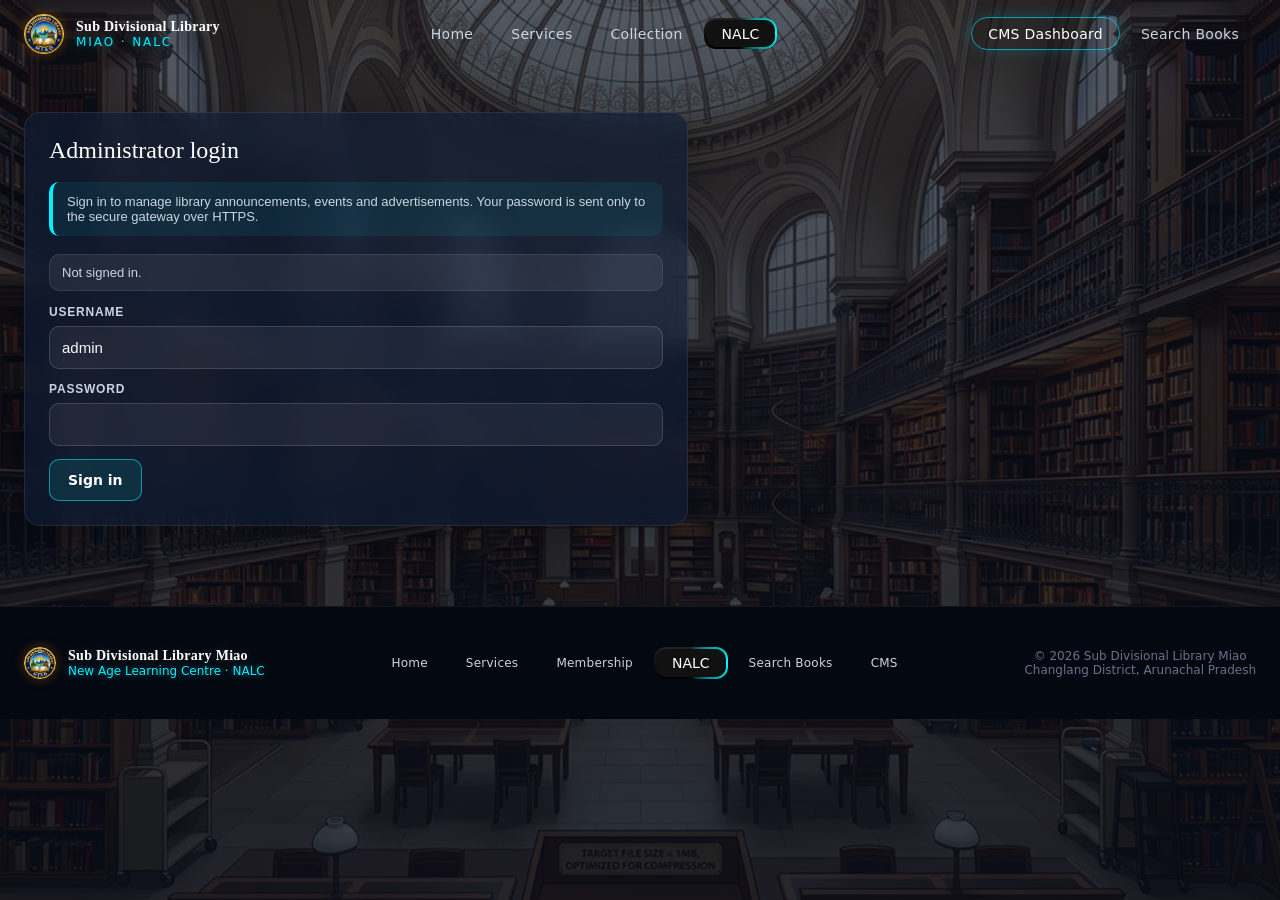
<file: cms/admin.html>
<!doctype html>
<html lang="en">
<head>
<meta charset="utf-8">
<meta name="viewport" content="width=device-width,initial-scale=1">
<title>Miao Library CMS</title>
<style>
:root{--ink:#17324d;--muted:#66788a;--paper:#f6f8fb;--card:#fff;--line:#dce5ed;--accent:#b47a35;--navy:#12324b;--danger:#9d493d}*{box-sizing:border-box}body{margin:0;background:var(--paper);color:var(--ink);font-family:Georgia,'Times New Roman',serif}header{background:linear-gradient(135deg,#12324b,#28566e);color:#fff;padding:30px 20px;box-shadow:0 4px 18px #12324b22}header .wrap,main{max-width:1120px;margin:auto}.brand{display:flex;align-items:center;gap:16px}.mark{width:58px;height:58px;border:2px solid #d9b477;border-radius:50%;display:grid;place-items:center;font-size:25px}.eyebrow{text-transform:uppercase;letter-spacing:2px;font:12px Arial,sans-serif;color:#e5c58f}.title{font-size:28px;margin:4px 0}.subtitle{font:14px Arial,sans-serif;opacity:.82}main{padding:28px 16px;display:grid;grid-template-columns:1.1fr .9fr;gap:24px}.card{background:var(--card);border:1px solid var(--line);border-radius:18px;padding:24px;box-shadow:0 8px 24px #17324d0b}.card h2{margin:0 0 18px;font-size:24px}.field{margin:13px 0}.field label{display:block;font:700 12px Arial,sans-serif;text-transform:uppercase;letter-spacing:.8px;margin-bottom:7px;color:var(--muted)}input,select,textarea{width:100%;border:1px solid var(--line);border-radius:10px;padding:12px;font:15px Arial,sans-serif;color:var(--ink);background:#fbfcfd}textarea{min-height:120px;resize:vertical}.row{display:grid;grid-template-columns:1fr 1fr;gap:12px}.checks{display:flex;gap:16px;flex-wrap:wrap;font:14px Arial,sans-serif}.checks label{display:flex;gap:7px;align-items:center}.checks input{width:auto}button{border:0;border-radius:10px;padding:12px 18px;background:var(--navy);color:#fff;font:700 14px Arial,sans-serif;cursor:pointer}button.secondary{background:#e8eef3;color:var(--ink)}button.danger{background:var(--danger)}button:disabled{opacity:.55;cursor:not-allowed}.actions{display:flex;gap:10px;flex-wrap:wrap;margin-top:20px}.notice{padding:12px 14px;border-radius:10px;background:#fff7e8;border-left:4px solid var(--accent);font:13px Arial,sans-serif;color:#5d4a2d;margin-bottom:18px}.status{padding:10px 12px;border-radius:10px;background:#eef5f8;font:13px Arial,sans-serif;margin-bottom:14px}.error{background:#fff0ee;color:#7c3028}.success{background:#eef8f0;color:#276038}.preview{border:1px dashed #c5d2dc;border-radius:14px;padding:16px;background:#fbfcfd;min-height:180px}.preview h3{margin:0 0 8px;font-size:22px}.preview .tag{display:inline-block;font:11px Arial,sans-serif;text-transform:uppercase;letter-spacing:1px;color:var(--accent);margin-bottom:8px}.item{border-top:1px solid var(--line);padding:15px 0}.item:first-child{border-top:0}.item h3{margin:0 0 5px}.item p{margin:5px 0;color:var(--muted);font:14px Arial,sans-serif;white-space:pre-wrap}.item small{font:12px Arial,sans-serif;color:var(--muted)}.item-actions{display:flex;gap:7px;flex-wrap:wrap;margin-top:9px}.item-actions button{padding:8px 11px;font-size:12px}.empty{color:var(--muted);font:14px Arial,sans-serif}@media(max-width:800px){main{grid-template-columns:1fr}.row{grid-template-columns:1fr}}
</style>
<style>
/* Unified Miao Library CMS theme — presentation only; functionality untouched */
:root{--bg-deep:#060c18;--blue-neon:#00f0ff;--gold:#fbbf24;--font-display:"Fraunces",Georgia,serif;--font-body:"Inter",system-ui,sans-serif}
*{box-sizing:border-box}
html{scroll-behavior:smooth}
body{margin:0;background:var(--bg-deep)!important;color:#f1f5f9!important;font-family:var(--font-body)!important;min-height:100vh}
header{display:none!important}
nav.top{position:fixed;inset:0 0 auto 0;z-index:100;border-bottom:1px solid transparent;transition:background .5s,border-color .5s,backdrop-filter .5s}
nav.top.scrolled{background:rgba(6,12,24,.88);backdrop-filter:blur(16px);-webkit-backdrop-filter:blur(16px);border-bottom-color:rgba(0,240,255,.2)}
.nav-inner{display:flex;align-items:center;justify-content:space-between;padding:.85rem 1.5rem;max-width:80rem;margin:auto}
.brand{display:flex;align-items:center;gap:.75rem;text-decoration:none;min-width:0}
.logo{width:2.5rem;height:2.5rem;border-radius:9999px;display:flex;align-items:center;justify-content:center;border:1.5px solid #fbbf24;background:rgba(11,21,40,.8);box-shadow:0 0 12px rgba(217,119,6,.35);overflow:hidden;flex-shrink:0}
.logo img{width:100%;height:100%;object-fit:cover}
.brand-name{font-family:var(--font-display);font-size:.875rem;font-weight:600;color:#fff!important;letter-spacing:.02em;text-shadow:0 0 8px rgba(255,255,255,.18)}
.brand-sub{font-size:.75rem;letter-spacing:.16em;text-transform:uppercase;color:#00f0ff!important;text-shadow:0 0 8px rgba(0,240,255,.45)!important}
.nav-links,.nav-cta{display:none;align-items:center;gap:.25rem}
.menu-btn{padding:.5rem;color:var(--blue-neon);flex-shrink:0;background:none;border:0}
.glass-link{display:inline-flex;align-items:center;gap:.4rem;padding:.45rem 1rem;border-radius:9999px;font-size:.875rem;font-weight:500;letter-spacing:.02em;color:#cbd5e1;text-decoration:none;transition:.25s;border:1px solid transparent}
.glass-link:hover{color:var(--blue-neon);text-shadow:0 0 8px rgba(0,240,255,.45);background:rgba(0,240,255,.1);backdrop-filter:blur(12px);border-color:rgba(0,240,255,.4);box-shadow:0 0 18px rgba(0,240,255,.3);transform:translateY(-1px)}
.glass-link-cta{border-color:rgba(0,240,255,.6);color:#fff;box-shadow:0 0 15px rgba(0,210,255,.2)}
.glow-wrap{position:relative;display:inline-flex;padding:2px;border-radius:12px;background:linear-gradient(0deg,#000,#222);overflow:hidden}
.glow-wrap:before{content:'';position:absolute;inset:-50%;background:conic-gradient(from 0deg,transparent 0%,#0ff 25%,transparent 50%);animation:rotateGlow 4s linear infinite}
@keyframes rotateGlow{to{transform:rotate(360deg)}}
.glow-btn{position:relative;display:inline-flex;align-items:center;background:#111;color:#fff;padding:.35rem 1rem;border-radius:10px;text-decoration:none;font-size:.875rem;z-index:1}
.mobile-menu{display:none;flex-direction:column;gap:.5rem;padding:0 1.5rem 1.25rem;border-top:1px solid rgba(255,255,255,.05);background:rgba(6,12,24,.95);backdrop-filter:blur(16px);width:100%}
.mobile-menu.open{display:flex}
.mobile-extra{display:flex;flex-direction:column;gap:.5rem;margin-top:.25rem;padding-top:.75rem;border-top:1px solid rgba(255,255,255,.1)}
main{max-width:80rem!important;width:100%!important;margin:0 auto!important;padding:7rem 1.5rem 3rem!important}
footer{border-top:1px solid rgba(255,255,255,.05);padding:2.5rem 0;background:#040810;margin-top:2rem}
.foot{max-width:80rem;margin:auto;padding:0 1.5rem;display:flex;flex-direction:column;align-items:center;gap:1.5rem}
.copy{font-size:.75rem;color:#64748b;text-align:center}.foot-links{display:flex;flex-wrap:wrap;justify-content:center;gap:.25rem}.glass-link.xs{font-size:.75rem}
@media(min-width:768px){.nav-links,.nav-cta{display:flex}.menu-btn,.mobile-menu{display:none!important}.foot{flex-direction:row;justify-content:space-between}}
/* Content surfaces inherit the CMS index visual language */
.card,.hero{background:rgba(15,30,56,.62)!important;color:#e2e8f0!important;border:1px solid rgba(255,255,255,.08)!important;border-radius:1rem!important;box-shadow:0 12px 40px rgba(0,0,0,.28)!important;backdrop-filter:blur(14px);-webkit-backdrop-filter:blur(14px)}
.card h1,.card h2,.card h3,.hero h1,.hero h2,.hero h3{font-family:var(--font-display)!important;color:#fff!important;font-weight:300}
label{color:#cbd5e1!important}input,select,textarea{background:rgba(255,255,255,.06)!important;color:#f8fafc!important;border-color:rgba(255,255,255,.14)!important}
button{font-family:var(--font-body)!important}
button:not(.secondary):not(.danger){background:rgba(0,240,255,.1)!important;color:#fff!important;border:1px solid rgba(0,240,255,.55)!important}
button.secondary{background:rgba(255,255,255,.07)!important;color:#cbd5e1!important;border:1px solid rgba(255,255,255,.12)!important}
button.danger{background:rgba(157,73,61,.7)!important;color:#fff!important;border:1px solid rgba(255,130,110,.3)!important}
.status{background:rgba(255,255,255,.07)!important;color:#cbd5e1!important;border:1px solid rgba(255,255,255,.08)}
.status.success{background:rgba(0,240,255,.08)!important;color:#bffcff!important;border-color:rgba(0,240,255,.22)}
.status.error{background:rgba(157,73,61,.16)!important;color:#fecaca!important;border-color:rgba(255,130,110,.25)}
.notice{background:rgba(0,240,255,.07)!important;color:#cbd5e1!important;border-left-color:#00f0ff!important}
.preview,.empty{background:rgba(255,255,255,.035)!important;color:#94a3b8!important;border-color:rgba(255,255,255,.14)!important}
.item{border-color:rgba(255,255,255,.1)!important}.item p,.item small{color:#94a3b8!important}
@media(max-width:767px){main{padding:6rem .75rem 2rem!important}.card,.hero{border-radius:.85rem!important}.nav-inner{padding:.75rem 1rem}.mobile-menu{padding-left:1rem;padding-right:1rem}}
</style>
<style>
/* Shared CMS background — same image as cms/index.html */
body{
  background-image:
    linear-gradient(rgba(6,12,24,.68),rgba(6,12,24,.82)),
    url("/index_files/03250_3vTi.webp") !important;
  background-size:cover !important;
  background-position:center center !important;
  background-repeat:no-repeat !important;
  background-attachment:fixed !important;
}
</style>
</head>
<body>
<nav class="top" id="nav"><div class="nav-inner">
<a href="/" class="brand"><div class="logo"><img src="/index_files/cbimage_3vTi.webp" alt="Sub Divisional Library Miao Logo"></div><div><div class="brand-name">Sub Divisional Library</div><div class="brand-sub">Miao · NALC</div></div></a>
<div class="nav-links"><a class="glass-link" href="/">Home</a><a class="glass-link" href="/#services">Services</a><a class="glass-link" href="/#collection">Collection</a><div class="glow-wrap"><a class="glow-btn" href="https://nalc.miaolibrary.in/">NALC</a></div></div>
<div class="nav-cta"><a class="glass-link glass-link-cta" href="/cms/">CMS Dashboard</a><a class="glass-link" href="/opac.html" target="_blank" rel="noopener noreferrer">Search Books</a></div>
<button class="menu-btn" id="menuBtn" aria-label="Toggle menu" type="button"><svg id="iconOpen" width="24" height="24" fill="none" stroke="currentColor" viewBox="0 0 24 24"><path stroke-linecap="round" stroke-linejoin="round" stroke-width="2" d="M4 6h16M4 12h16M4 18h16"></path></svg><svg id="iconClose" width="24" height="24" fill="none" stroke="currentColor" viewBox="0 0 24 24" style="display:none"><path stroke-linecap="round" stroke-linejoin="round" stroke-width="2" d="M6 18L18 6M6 6l12 12"></path></svg></button></div>
<div class="mobile-menu" id="mobileMenu"><a class="glass-link" href="/">Home</a><a class="glass-link" href="/#services">Services</a><a class="glass-link" href="/#collection">Collection</a><div class="glow-wrap"><a class="glow-btn" href="https://nalc.miaolibrary.in/">NALC</a></div><div class="mobile-extra"><a class="glass-link glass-link-cta" href="/cms/">CMS Dashboard</a><a class="glass-link" href="/opac.html" target="_blank" rel="noopener noreferrer">Search Books (OPAC)</a></div></div></nav>
<main>
<section class="card" id="loginCard">
<h2>Administrator login</h2>
<div class="notice">Sign in to manage library announcements, events and advertisements. Your password is sent only to the secure gateway over HTTPS.</div>
<div id="loginStatus" class="status">Not signed in.</div>
<form id="loginForm"><div class="field"><label>Username</label><input id="loginUser" autocomplete="username" required value="admin"></div><div class="field"><label>Password</label><input id="loginPass" type="password" autocomplete="current-password" required></div><button type="submit">Sign in</button></form>
</section>
<section class="card" id="appCard" hidden>
<h2>CMS dashboard</h2><div id="appStatus" class="status">Signed in.</div><div class="actions"><button class="secondary" id="logout">Sign out</button></div>
</section>
<section class="card" id="editorCard" hidden>
<h2 id="editorTitle">Create an update</h2>
<form id="form"><div class="row"><div class="field"><label>Content type</label><select id="type"><option value="announcement">Announcement</option><option value="event">Event</option><option value="advertisement">Advertisement</option></select></div><div class="field"><label>Display order</label><input id="order" type="number" value="0"></div></div><div class="field"><label>Title</label><input id="title" required placeholder="e.g. Library will remain closed on..."></div><div class="field"><label>Body</label><textarea id="body" placeholder="Write the update for patrons..."></textarea></div><div class="row"><div class="field"><label>Publish from</label><input id="publishedAt" type="datetime-local"></div><div class="field"><label>Expires at</label><input id="expiresAt" type="datetime-local"></div></div><div class="field"><label>Image preview URL (optional)</label><input id="image" type="url" placeholder="https://.../poster.jpg"></div><div class="field"><label>HTML content (optional)</label><textarea id="html" placeholder="Optional HTML fragment"></textarea></div><div class="checks"><label><input id="published" type="checkbox"> Published</label><label><input id="notify" type="checkbox"> Notification enabled</label></div><div class="actions"><button type="submit" id="saveButton">Create update</button><button type="button" class="secondary" id="clear">Clear form</button></div></form>
</section>
<section class="card" id="previewCard" hidden>
<h2>Preview</h2><div id="preview" class="preview"><span class="tag">Announcement</span><h3>Your title will appear here</h3><p class="empty">Start entering content to preview the patron-facing card.</p></div>
<h2 style="margin-top:30px">Saved updates</h2><div id="list"></div>
</section>
</main>
<script>
const nav=document.getElementById("nav"),menuBtn=document.getElementById("menuBtn"),mobileMenu=document.getElementById("mobileMenu"),iconOpen=document.getElementById("iconOpen"),iconClose=document.getElementById("iconClose");
window.addEventListener("scroll",()=>nav.classList.toggle("scrolled",window.scrollY>60),{passive:true});
menuBtn.addEventListener("click",()=>{const open=mobileMenu.classList.toggle("open");iconOpen.style.display=open?"none":"block";iconClose.style.display=open?"block":"none"});
mobileMenu.querySelectorAll("a").forEach(a=>a.addEventListener("click",()=>{mobileMenu.classList.remove("open");iconOpen.style.display="block";iconClose.style.display="none"}));
</script>
<script>
const API='https://api.miaolibrary.in';
const $=id=>document.getElementById(id);
let items=[];let editingId=null;let adminToken=sessionStorage.getItem('cms_admin_token')||'';
function esc(s){return String(s??'').replace(/[&<>"']/g,c=>({'&':'&amp;','<':'&lt;','>':'&gt;','"':'&quot;',"'":'&#39;'}[c]))}
function setStatus(el,msg,error=false){el.textContent=msg;el.className='status '+(error?'error':'success')}
async function api(path,options={}){options.headers=Object.assign({'Content-Type':'application/json'},options.headers||{});if(adminToken)options.headers['Authorization']='Bearer '+adminToken;const r=await fetch(API+path,options);let data={};try{data=await r.json()}catch{}if(!r.ok){const err=new Error(data.detail||('Request failed ('+r.status+')'));err.status=r.status;throw err}return data}
function clearAdminToken(){sessionStorage.removeItem('cms_admin_token');adminToken=''}
function handleAuthError(e){if(e.status===401){clearAdminToken();showLogin();setStatus($('loginStatus'),'Session expired. Please sign in again.',true);return true}return false}
function showApp(){ $('loginCard').hidden=true;$('appCard').hidden=false;$('editorCard').hidden=false;$('previewCard').hidden=false;loadItems() }
function showLogin(){ $('loginCard').hidden=false;$('appCard').hidden=true;$('editorCard').hidden=true;$('previewCard').hidden=true }
function current(){return {content_type:$('type').value,title:$('title').value.trim(),body_html:$('html').value.trim()||$('body').value.trim(),image_url:$('image').value.trim(),start_at:$('publishedAt').value,end_at:$('expiresAt').value,notification_enabled:$('notify').checked,published:$('published').checked,display_order:Number($('order').value||0)}}
function preview(){let x=current();$('preview').innerHTML='<span class="tag">'+esc(x.content_type)+'</span><h3>'+esc(x.title||'Your title will appear here')+'</h3><p>'+esc($('body').value||'Start entering content to preview the patron-facing card.')+'</p>'+(x.image_url?'<img style="max-width:100%;border-radius:10px" alt="" src="'+esc(x.image_url)+'">':'')}
function resetForm(){editingId=null;$('editorTitle').textContent='Create an update';$('saveButton').textContent='Create update';$('form').reset();$('published').checked=false;$('notify').checked=false;preview()}
function editItem(x){editingId=x.id;$('editorTitle').textContent='Edit update';$('saveButton').textContent='Save changes';$('type').value=x.type;$('title').value=x.title;$('body').value=x.body_html.replace(/<[^>]+>/g,' ').replace(/\s+/g,' ').trim();$('html').value=x.body_html;$('image').value=x.image_url;$('publishedAt').value=x.start_at;$('expiresAt').value=x.end_at;$('notify').checked=x.notification_enabled;$('published').checked=x.published;$('order').value=x.display_order;preview();window.scrollTo({top:0,behavior:'smooth'})}
function render(){items.sort((a,b)=>a.display_order-b.display_order);$('list').innerHTML=items.length?items.map(x=>'<div class="item"><h3>'+esc(x.title)+'</h3><p>'+esc(x.body_html.replace(/<[^>]+>/g,' ').replace(/\s+/g,' ').trim())+'</p><small>'+esc(x.type)+' · '+(x.published?'Published':'Draft')+' · Order '+x.display_order+'</small><div class="item-actions"><button class="secondary" onclick="editItemById(\''+esc(x.id)+'\')">Edit</button><button class="danger" onclick="deleteItem(\''+esc(x.id)+'\')">Delete</button></div></div>').join(''):'<div class="empty">No saved updates yet.</div>'}
window.editItemById=id=>{let x=items.find(i=>i.id===id);if(x)editItem(x)};
window.deleteItem=async id=>{if(!confirm('Delete this CMS item permanently?'))return;try{await api('/cms/admin/content/'+encodeURIComponent(id),{method:'DELETE'});await loadItems();if(editingId===id)resetForm()}catch(e){if(!handleAuthError(e))setStatus($('appStatus'),e.message,true)}};
async function loadItems(){try{let data=await api('/cms/admin/content');items=data.items||[];render();setStatus($('appStatus'),'Signed in · '+items.length+' item(s) loaded.')}catch(e){if(!handleAuthError(e)){showLogin();setStatus($('loginStatus'),e.message,true)}}}
$('loginForm').addEventListener('submit',async e=>{e.preventDefault();setStatus($('loginStatus'),'Signing in...');try{const data=await api('/cms/admin/login',{method:'POST',body:JSON.stringify({username:$('loginUser').value,password:$('loginPass').value})});adminToken=data.access_token||'';if(!adminToken)throw new Error('Administrator session token was not returned');sessionStorage.setItem('cms_admin_token',adminToken);$('loginPass').value='';const returnTo=sessionStorage.getItem('cms_return_to');sessionStorage.removeItem('cms_return_to');if(returnTo==='user-photos.html')location.href=returnTo;else showApp()}catch(err){setStatus($('loginStatus'),err.message,true)}});
$('logout').onclick=async()=>{try{await api('/cms/admin/logout',{method:'POST'});clearAdminToken();items=[];resetForm();showLogin();setStatus($('loginStatus'),'Signed out.')}catch(e){if(e.status===401){clearAdminToken();items=[];resetForm();showLogin();setStatus($('loginStatus'),'Signed out.')}else setStatus($('appStatus'),e.message,true)}};
$('form').addEventListener('input',preview);
$('form').addEventListener('submit',async e=>{e.preventDefault();let x=current();if(!x.title){setStatus($('appStatus'),'Title is required.',true);return}try{let data;if(editingId)data=await api('/cms/admin/content/'+encodeURIComponent(editingId),{method:'PUT',body:JSON.stringify(x)});else data=await api('/cms/admin/content',{method:'POST',body:JSON.stringify(x)});setStatus($('appStatus'),editingId?'Update saved.':'Update created.');resetForm();await loadItems()}catch(err){if(!handleAuthError(err))setStatus($('appStatus'),err.message,true)}});
$('clear').onclick=resetForm;
if(adminToken)showApp();else showLogin();preview();
</script>
<footer><div class="foot"><div class="brand"><div class="logo" style="width:2rem;height:2rem"><img src="/index_files/cbimage_3vTi.webp" alt="Sub Divisional Library Miao Logo" loading="lazy"></div><div><div class="brand-name">Sub Divisional Library Miao</div><div class="brand-sub" style="letter-spacing:normal;text-transform:none">New Age Learning Centre · NALC</div></div></div><div class="foot-links"><a class="glass-link xs" href="/">Home</a><a class="glass-link xs" href="/#services">Services</a><a class="glass-link xs" href="/#membership">Membership</a><div class="glow-wrap"><a class="glow-btn" href="https://nalc.miaolibrary.in/">NALC</a></div><a class="glass-link xs" href="/opac.html" target="_blank">Search Books</a><a class="glass-link xs" href="/cms/">CMS</a></div><div class="copy">© 2026 Sub Divisional Library Miao<br>Changlang District, Arunachal Pradesh</div></div></footer>
</body>
</html>
</file>
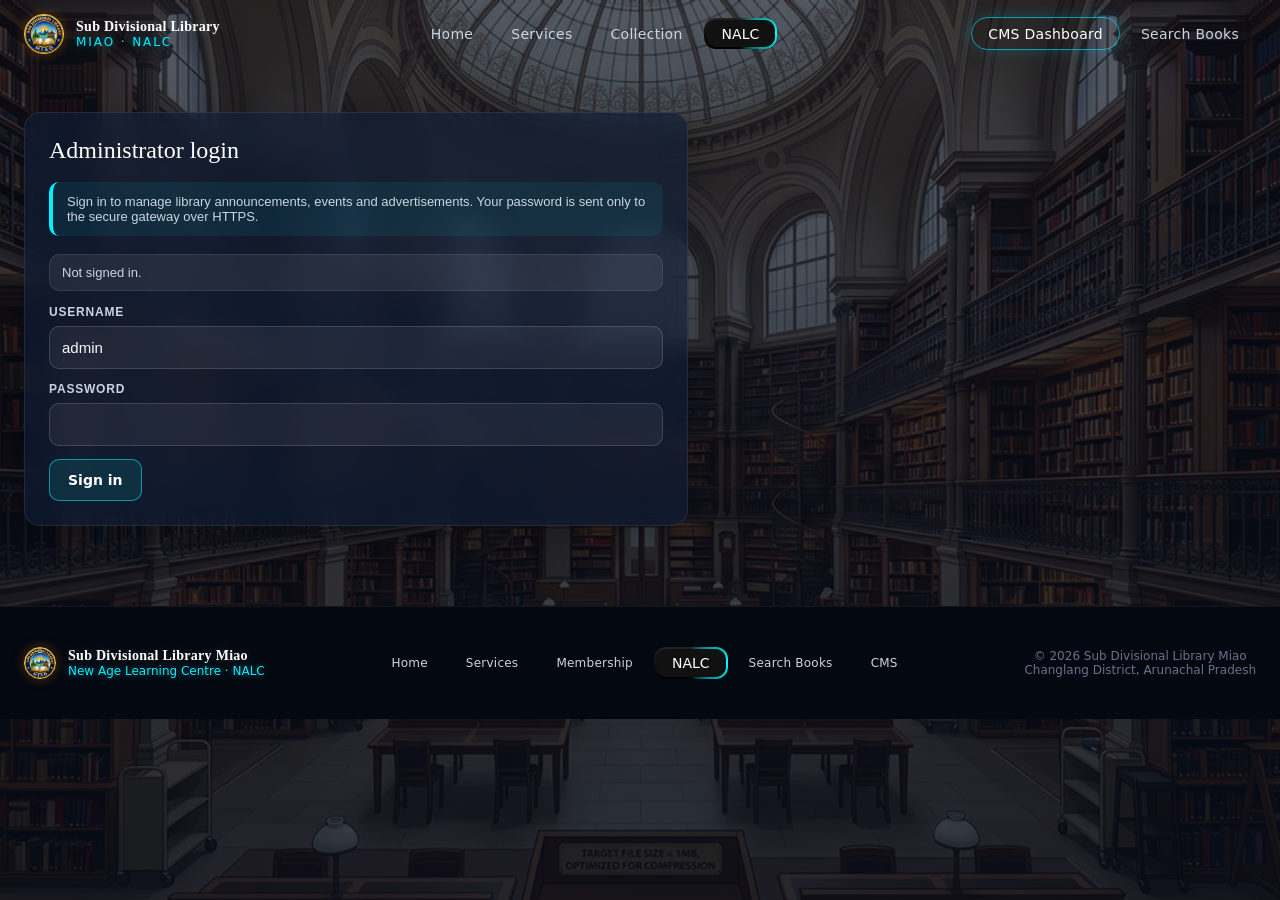
<file: cms/user-photos.html>
<!doctype html>
<html lang="en">
<head>
<meta charset="utf-8">
<meta name="viewport" content="width=device-width,initial-scale=1">
<title>Miao Library CMS — User Photos</title>
<style>
:root{--ink:#17324d;--muted:#66788a;--paper:#f6f8fb;--card:#fff;--line:#dce5ed;--accent:#b47a35;--navy:#12324b;--danger:#9d493d;--shadow:0 8px 24px #17324d1a}
*{box-sizing:border-box}
body{margin:0;background:var(--paper);color:var(--ink);font-family:Georgia,"Times New Roman",serif}
header{background:linear-gradient(135deg,#12324b,#28566e);color:#fff;padding:30px 20px;box-shadow:0 4px 18px #12324b22}
header .wrap,main{max-width:1200px;margin:auto}
.brand{display:flex;align-items:center;gap:16px}
.mark{width:58px;height:58px;border:2px solid #d9b477;border-radius:50%;display:grid;place-items:center;font:25px Georgia}
.eyebrow{text-transform:uppercase;letter-spacing:2px;font:12px Arial,sans-serif;color:#e5c58f}
.title{font-size:28px;margin:4px 0}
.subtitle{font:14px Arial,sans-serif;opacity:.82}
main{padding:28px 16px 48px}
.topbar{display:flex;justify-content:space-between;align-items:center;gap:14px;flex-wrap:wrap;margin-bottom:18px}
.topbar h1{margin:0;font-size:28px}
.actions{display:flex;gap:10px;flex-wrap:wrap}
button{border:0;border-radius:10px;padding:12px 18px;background:var(--navy);color:#fff;font:700 14px Arial,sans-serif;cursor:pointer}
button.secondary{background:#e8eef3;color:var(--ink)}
button.danger{background:var(--danger)}
button:disabled{opacity:.55;cursor:not-allowed}
.status{padding:10px 12px;border-radius:10px;background:#eef5f8;font:13px Arial,sans-serif;margin-bottom:18px}
.status.error{background:#fff0ee;color:#7c3028}
.status.success{background:#eef8f0;color:#276038}
.hero{background:var(--card);border:1px solid var(--line);border-radius:18px;padding:20px;box-shadow:var(--shadow)}
.heroHead{display:flex;justify-content:space-between;align-items:end;gap:10px;margin-bottom:14px}
.heroHead h2{margin:0;font-size:22px}
.heroHead small{color:var(--muted);font:12px Arial,sans-serif}
.scroller{display:grid;grid-auto-flow:column;grid-auto-columns:minmax(250px,280px);gap:16px;overflow-x:auto;overflow-y:hidden;padding:4px 4px 16px;scroll-snap-type:x mandatory;scrollbar-width:thin}
.photoCard{scroll-snap-align:start;background:#fbfcfd;border:1px solid var(--line);border-radius:16px;overflow:hidden;display:flex;flex-direction:column;min-height:350px}
.photoFrame{height:245px;background:#edf2f5;display:grid;place-items:center;overflow:hidden}
.photoFrame img{width:100%;height:100%;object-fit:cover}
.photoFrame .loading{font:12px Arial,sans-serif;color:var(--muted)}
.cardBody{padding:14px 14px 12px;display:flex;flex-direction:column;gap:7px;flex:1}
.cardTitle{font:700 19px Arial,sans-serif;word-break:break-word}
.meta{font:12px Arial,sans-serif;color:var(--muted)}
.cardActions{display:flex;gap:8px;margin-top:auto;padding-top:8px}
.cardActions button{flex:1;padding:10px 8px;font-size:12px}
.empty{min-height:240px;display:grid;place-items:center;text-align:center;color:var(--muted);font:14px Arial,sans-serif}
.note{margin-top:16px;color:var(--muted);font:12px Arial,sans-serif;line-height:1.5}
input[type=file]{display:none}
@media(max-width:650px){
 header{padding:22px 16px}
 .title{font-size:23px}
 main{padding:20px 12px 36px}
 .topbar{align-items:stretch}
 .topbar .actions{width:100%}
 .topbar .actions button{flex:1}
 .scroller{grid-auto-columns:minmax(82vw,82vw)}
}
</style>
<style>
/* Unified Miao Library CMS theme — presentation only; functionality untouched */
:root{--bg-deep:#060c18;--blue-neon:#00f0ff;--gold:#fbbf24;--font-display:"Fraunces",Georgia,serif;--font-body:"Inter",system-ui,sans-serif}
*{box-sizing:border-box}
html{scroll-behavior:smooth}
body{margin:0;background:var(--bg-deep)!important;color:#f1f5f9!important;font-family:var(--font-body)!important;min-height:100vh}
header{display:none!important}
nav.top{position:fixed;inset:0 0 auto 0;z-index:100;border-bottom:1px solid transparent;transition:background .5s,border-color .5s,backdrop-filter .5s}
nav.top.scrolled{background:rgba(6,12,24,.88);backdrop-filter:blur(16px);-webkit-backdrop-filter:blur(16px);border-bottom-color:rgba(0,240,255,.2)}
.nav-inner{display:flex;align-items:center;justify-content:space-between;padding:.85rem 1.5rem;max-width:80rem;margin:auto}
.brand{display:flex;align-items:center;gap:.75rem;text-decoration:none;min-width:0}
.logo{width:2.5rem;height:2.5rem;border-radius:9999px;display:flex;align-items:center;justify-content:center;border:1.5px solid #fbbf24;background:rgba(11,21,40,.8);box-shadow:0 0 12px rgba(217,119,6,.35);overflow:hidden;flex-shrink:0}
.logo img{width:100%;height:100%;object-fit:cover}
.brand-name{font-family:var(--font-display);font-size:.875rem;font-weight:600;color:#fff!important;letter-spacing:.02em;text-shadow:0 0 8px rgba(255,255,255,.18)}
.brand-sub{font-size:.75rem;letter-spacing:.16em;text-transform:uppercase;color:#00f0ff!important;text-shadow:0 0 8px rgba(0,240,255,.45)!important}
.nav-links,.nav-cta{display:none;align-items:center;gap:.25rem}
.menu-btn{padding:.5rem;color:var(--blue-neon);flex-shrink:0;background:none;border:0}
.glass-link{display:inline-flex;align-items:center;gap:.4rem;padding:.45rem 1rem;border-radius:9999px;font-size:.875rem;font-weight:500;letter-spacing:.02em;color:#cbd5e1;text-decoration:none;transition:.25s;border:1px solid transparent}
.glass-link:hover{color:var(--blue-neon);text-shadow:0 0 8px rgba(0,240,255,.45);background:rgba(0,240,255,.1);backdrop-filter:blur(12px);border-color:rgba(0,240,255,.4);box-shadow:0 0 18px rgba(0,240,255,.3);transform:translateY(-1px)}
.glass-link-cta{border-color:rgba(0,240,255,.6);color:#fff;box-shadow:0 0 15px rgba(0,210,255,.2)}
.glow-wrap{position:relative;display:inline-flex;padding:2px;border-radius:12px;background:linear-gradient(0deg,#000,#222);overflow:hidden}
.glow-wrap:before{content:'';position:absolute;inset:-50%;background:conic-gradient(from 0deg,transparent 0%,#0ff 25%,transparent 50%);animation:rotateGlow 4s linear infinite}
@keyframes rotateGlow{to{transform:rotate(360deg)}}
.glow-btn{position:relative;display:inline-flex;align-items:center;background:#111;color:#fff;padding:.35rem 1rem;border-radius:10px;text-decoration:none;font-size:.875rem;z-index:1}
.mobile-menu{display:none;flex-direction:column;gap:.5rem;padding:0 1.5rem 1.25rem;border-top:1px solid rgba(255,255,255,.05);background:rgba(6,12,24,.95);backdrop-filter:blur(16px);width:100%}
.mobile-menu.open{display:flex}
.mobile-extra{display:flex;flex-direction:column;gap:.5rem;margin-top:.25rem;padding-top:.75rem;border-top:1px solid rgba(255,255,255,.1)}
main{max-width:80rem!important;width:100%!important;margin:0 auto!important;padding:7rem 1.5rem 3rem!important}
footer{border-top:1px solid rgba(255,255,255,.05);padding:2.5rem 0;background:#040810;margin-top:2rem}
.foot{max-width:80rem;margin:auto;padding:0 1.5rem;display:flex;flex-direction:column;align-items:center;gap:1.5rem}
.copy{font-size:.75rem;color:#64748b;text-align:center}.foot-links{display:flex;flex-wrap:wrap;justify-content:center;gap:.25rem}.glass-link.xs{font-size:.75rem}
@media(min-width:768px){.nav-links,.nav-cta{display:flex}.menu-btn,.mobile-menu{display:none!important}.foot{flex-direction:row;justify-content:space-between}}
/* Content surfaces inherit the CMS index visual language */
.card,.hero{background:rgba(15,30,56,.62)!important;color:#e2e8f0!important;border:1px solid rgba(255,255,255,.08)!important;border-radius:1rem!important;box-shadow:0 12px 40px rgba(0,0,0,.28)!important;backdrop-filter:blur(14px);-webkit-backdrop-filter:blur(14px)}
.card h1,.card h2,.card h3,.hero h1,.hero h2,.hero h3{font-family:var(--font-display)!important;color:#fff!important;font-weight:300}
label{color:#cbd5e1!important}input,select,textarea{background:rgba(255,255,255,.06)!important;color:#f8fafc!important;border-color:rgba(255,255,255,.14)!important}
button{font-family:var(--font-body)!important}
button:not(.secondary):not(.danger){background:rgba(0,240,255,.1)!important;color:#fff!important;border:1px solid rgba(0,240,255,.55)!important}
button.secondary{background:rgba(255,255,255,.07)!important;color:#cbd5e1!important;border:1px solid rgba(255,255,255,.12)!important}
button.danger{background:rgba(157,73,61,.7)!important;color:#fff!important;border:1px solid rgba(255,130,110,.3)!important}
.status{background:rgba(255,255,255,.07)!important;color:#cbd5e1!important;border:1px solid rgba(255,255,255,.08)}
.status.success{background:rgba(0,240,255,.08)!important;color:#bffcff!important;border-color:rgba(0,240,255,.22)}
.status.error{background:rgba(157,73,61,.16)!important;color:#fecaca!important;border-color:rgba(255,130,110,.25)}
.notice{background:rgba(0,240,255,.07)!important;color:#cbd5e1!important;border-left-color:#00f0ff!important}
.preview,.empty{background:rgba(255,255,255,.035)!important;color:#94a3b8!important;border-color:rgba(255,255,255,.14)!important}
.item{border-color:rgba(255,255,255,.1)!important}.item p,.item small{color:#94a3b8!important}
@media(max-width:767px){main{padding:6rem .75rem 2rem!important}.card,.hero{border-radius:.85rem!important}.nav-inner{padding:.75rem 1rem}.mobile-menu{padding-left:1rem;padding-right:1rem}}
</style>
<style>
/* Shared CMS background — same image as cms/index.html */
body{
  background-image:
    linear-gradient(rgba(6,12,24,.68),rgba(6,12,24,.82)),
    url("/index_files/03250_3vTi.webp") !important;
  background-size:cover !important;
  background-position:center center !important;
  background-repeat:no-repeat !important;
  background-attachment:fixed !important;
}
</style>
</head>
<body>
<nav class="top" id="nav"><div class="nav-inner">
<a href="/" class="brand"><div class="logo"><img src="/index_files/cbimage_3vTi.webp" alt="Sub Divisional Library Miao Logo"></div><div><div class="brand-name">Sub Divisional Library</div><div class="brand-sub">Miao · NALC</div></div></a>
<div class="nav-links"><a class="glass-link" href="/">Home</a><a class="glass-link" href="/#services">Services</a><a class="glass-link" href="/#collection">Collection</a><div class="glow-wrap"><a class="glow-btn" href="https://nalc.miaolibrary.in/">NALC</a></div></div>
<div class="nav-cta"><a class="glass-link glass-link-cta" href="/cms/">CMS Dashboard</a><a class="glass-link" href="/opac.html" target="_blank" rel="noopener noreferrer">Search Books</a></div>
<button class="menu-btn" id="menuBtn" aria-label="Toggle menu" type="button"><svg id="iconOpen" width="24" height="24" fill="none" stroke="currentColor" viewBox="0 0 24 24"><path stroke-linecap="round" stroke-linejoin="round" stroke-width="2" d="M4 6h16M4 12h16M4 18h16"></path></svg><svg id="iconClose" width="24" height="24" fill="none" stroke="currentColor" viewBox="0 0 24 24" style="display:none"><path stroke-linecap="round" stroke-linejoin="round" stroke-width="2" d="M6 18L18 6M6 6l12 12"></path></svg></button></div>
<div class="mobile-menu" id="mobileMenu"><a class="glass-link" href="/">Home</a><a class="glass-link" href="/#services">Services</a><a class="glass-link" href="/#collection">Collection</a><div class="glow-wrap"><a class="glow-btn" href="https://nalc.miaolibrary.in/">NALC</a></div><div class="mobile-extra"><a class="glass-link glass-link-cta" href="/cms/">CMS Dashboard</a><a class="glass-link" href="/opac.html" target="_blank" rel="noopener noreferrer">Search Books (OPAC)</a></div></div></nav>

<main>
  <div class="topbar">
    <h1>Patron Photos</h1>
    <div class="actions">
      <button class="secondary" id="dashboardBtn">CMS Dashboard</button>
      <button id="uploadBtn">＋ Upload New User Photo</button>
      <input id="newFile" type="file" accept="image/jpeg,image/png,image/webp">
    </div>
  </div>

  <div id="status" class="status">Loading user photos…</div>

  <section class="hero">
    <div class="heroHead">
      <h2>Uploaded Photos</h2>
      <small id="count">0 photos</small>
    </div>
    <div id="scroller" class="scroller"></div>
    <div class="note">New uploads keep the selected file name. Replace keeps the existing photo's saved name/key, so a replacement for <b>SDLM0001.jpg</b> remains <b>patron-photos/SDLM0001.jpg</b>.</div>
  </section>
</main>

<script>
const nav=document.getElementById("nav"),menuBtn=document.getElementById("menuBtn"),mobileMenu=document.getElementById("mobileMenu"),iconOpen=document.getElementById("iconOpen"),iconClose=document.getElementById("iconClose");
window.addEventListener("scroll",()=>nav.classList.toggle("scrolled",window.scrollY>60),{passive:true});
menuBtn.addEventListener("click",()=>{const open=mobileMenu.classList.toggle("open");iconOpen.style.display=open?"none":"block";iconClose.style.display=open?"block":"none"});
mobileMenu.querySelectorAll("a").forEach(a=>a.addEventListener("click",()=>{mobileMenu.classList.remove("open");iconOpen.style.display="block";iconClose.style.display="none"}));
</script>
<script>
const API='https://api.miaolibrary.in';
const PHOTO_API='https://miao-patron-photo-gateway.libraryofmiao.workers.dev';
const token=()=>sessionStorage.getItem('cms_admin_token')||'';
const $=id=>document.getElementById(id);
let items=[];
const objectUrls=[];

function clearObjectUrls(){while(objectUrls.length)URL.revokeObjectURL(objectUrls.pop())}
function setStatus(message,type=''){const el=$('status');el.textContent=message;el.className='status'+(type?' '+type:'')}
function authHeaders(extra={}){return Object.assign({'Authorization':'Bearer '+token()},extra)}
async function api(path,options={}){
  const headers=authHeaders(options.headers||{});
  const r=await fetch(API+path,Object.assign({},options,{headers}));
  let data={};try{data=await r.json()}catch{}
  if(!r.ok){const e=new Error(data.detail||('Request failed ('+r.status+')'));e.status=r.status;throw e}
  return data
}
function handleAuth(e){
  if(e&&e.status===401){
    sessionStorage.removeItem('cms_admin_token');
    sessionStorage.setItem('cms_return_to','user-photos.html');
    location.href='admin.html';
    return true;
  }
  return false;
}
function formatSize(n){
  if(n<1024)return n+' B';
  if(n<1024*1024)return (n/1024).toFixed(1)+' KB';
  return (n/1024/1024).toFixed(1)+' MB';
}
function formatDate(v){
  if(!v)return '';
  const d=new Date(v);
  return Number.isNaN(d.getTime())?'':d.toLocaleString();
}
async function previewUrl(key){
  const r=await fetch(PHOTO_API+'/cms/admin/user-photos/object?key='+encodeURIComponent(key),{headers:authHeaders()});
  if(r.status===401){const e=new Error('Session expired');e.status=401;throw e}
  if(!r.ok)throw new Error('Preview unavailable');
  const u=URL.createObjectURL(await r.blob());objectUrls.push(u);return u;
}
function card(item){
  const el=document.createElement('article');el.className='photoCard';
  el.innerHTML='<div class="photoFrame"><div class="loading">Loading preview…</div></div>'+
    '<div class="cardBody"><div class="cardTitle"></div><div class="meta"></div>'+
    '<div class="cardActions"><button class="secondary replace">Replace</button><button class="danger delete">Delete</button></div></div>';
  el.querySelector('.cardTitle').textContent=item.title;
  el.querySelector('.meta').textContent=formatSize(item.size)+(item.updated?' · '+formatDate(item.updated):'');
  const input=document.createElement('input');input.type='file';input.accept='image/jpeg,image/png,image/webp';input.style.display='none';el.appendChild(input);
  el.querySelector('.replace').onclick=()=>input.click();
  input.onchange=async()=>{if(input.files[0])await replacePhoto(item,input.files[0])};
  el.querySelector('.delete').onclick=()=>deletePhoto(item);
  previewUrl(item.key).then(url=>{
    const frame=el.querySelector('.photoFrame');frame.innerHTML='';
    const img=document.createElement('img');img.src=url;img.alt=item.title;frame.appendChild(img);
  }).catch(e=>{
    if(handleAuth(e))return;
    el.querySelector('.photoFrame').innerHTML='<div class="loading">Preview unavailable</div>';
  });
  return el;
}
async function loadPhotos(){
  clearObjectUrls();
  try{
    setStatus('Loading user photos…');
    const data=await fetch(PHOTO_API+'/cms/admin/user-photos',{headers:authHeaders()}).then(async r=>{let d={};try{d=await r.json()}catch{}if(!r.ok){const e=new Error(d.detail||('Request failed ('+r.status+')'));e.status=r.status;throw e}return d});
    items=Array.isArray(data.items)?data.items:[];
    $('count').textContent=items.length+' photo'+(items.length===1?'':'s');
    const sc=$('scroller');sc.innerHTML='';
    if(!items.length){sc.innerHTML='<div class="empty">No user photos have been uploaded yet.<br>Use “Upload New User Photo” to add the first one.</div>'}
    else items.forEach(x=>sc.appendChild(card(x)));
    setStatus('Signed in · '+items.length+' user photo'+(items.length===1?'':'s')+' loaded.','success');
  }catch(e){if(!handleAuth(e))setStatus(e.message||'Unable to load photos.','error')}
}
async function uploadNew(file){
  try{
    if(!/^image\/(jpeg|png|webp)$/.test(file.type)){setStatus('Only JPG, PNG or WEBP photos are allowed.','error');return}
    if(file.size>10*1024*1024){setStatus('Photo exceeds 10 MB.','error');return}
    setStatus('Uploading '+file.name+'…');
    await fetch(PHOTO_API+'/cms/admin/user-photos',{method:'POST',headers:authHeaders({'Content-Type':file.type,'X-Photo-Name':file.name}),body:file}).then(async r=>{let d={};try{d=await r.json()}catch{}if(!r.ok){const e=new Error(d.detail||('Request failed ('+r.status+')'));e.status=r.status;throw e}return d});
    setStatus('Photo uploaded successfully.','success');await loadPhotos();
  }catch(e){
    if(handleAuth(e))return;
    setStatus(e.status===409?'That filename already exists. Use Replace on the existing card.':e.message||'Upload failed.','error');
  }
}
async function replacePhoto(item,file){
  try{
    if(!/^image\/(jpeg|png|webp)$/.test(file.type)){setStatus('Only JPG, PNG or WEBP photos are allowed.','error');return}
    if(file.size>10*1024*1024){setStatus('Photo exceeds 10 MB.','error');return}
    if(!confirm('Replace '+item.title+'? The existing saved filename will be preserved.'))return;
    setStatus('Replacing '+item.title+'…');
    await fetch(PHOTO_API+'/cms/admin/user-photos?target='+encodeURIComponent(item.key),{method:'POST',headers:authHeaders({'Content-Type':file.type,'X-Photo-Name':file.name}),body:file}).then(async r=>{let d={};try{d=await r.json()}catch{}if(!r.ok){const e=new Error(d.detail||('Request failed ('+r.status+')'));e.status=r.status;throw e}return d});
    setStatus(item.title+' replaced successfully.','success');await loadPhotos();
  }catch(e){if(!handleAuth(e))setStatus(e.message||'Replace failed.','error')}
}
async function deletePhoto(item){
  if(!confirm('Delete '+item.title+' permanently?'))return;
  try{
    setStatus('Deleting '+item.title+'…');
    await fetch(PHOTO_API+'/cms/admin/user-photos?key='+encodeURIComponent(item.key),{method:'DELETE',headers:authHeaders()}).then(async r=>{let d={};try{d=await r.json()}catch{}if(!r.ok){const e=new Error(d.detail||('Request failed ('+r.status+')'));e.status=r.status;throw e}return d});
    setStatus(item.title+' deleted.','success');await loadPhotos();
  }catch(e){if(!handleAuth(e))setStatus(e.message||'Delete failed.','error')}
}
$('uploadBtn').onclick=()=>$('newFile').click();
$('newFile').onchange=async()=>{const f=$('newFile').files[0];$('newFile').value='';if(f)await uploadNew(f)};
$('dashboardBtn').onclick=()=>location.href='admin.html';
if(!token()){sessionStorage.setItem('cms_return_to','user-photos.html');location.href='admin.html';}else loadPhotos();
</script>
<footer><div class="foot"><div class="brand"><div class="logo" style="width:2rem;height:2rem"><img src="/index_files/cbimage_3vTi.webp" alt="Sub Divisional Library Miao Logo" loading="lazy"></div><div><div class="brand-name">Sub Divisional Library Miao</div><div class="brand-sub" style="letter-spacing:normal;text-transform:none">New Age Learning Centre · NALC</div></div></div><div class="foot-links"><a class="glass-link xs" href="/">Home</a><a class="glass-link xs" href="/#services">Services</a><a class="glass-link xs" href="/#membership">Membership</a><div class="glow-wrap"><a class="glow-btn" href="https://nalc.miaolibrary.in/">NALC</a></div><a class="glass-link xs" href="/opac.html" target="_blank">Search Books</a><a class="glass-link xs" href="/cms/">CMS</a></div><div class="copy">© 2026 Sub Divisional Library Miao<br>Changlang District, Arunachal Pradesh</div></div></footer>
</body>
</html>
</file>
